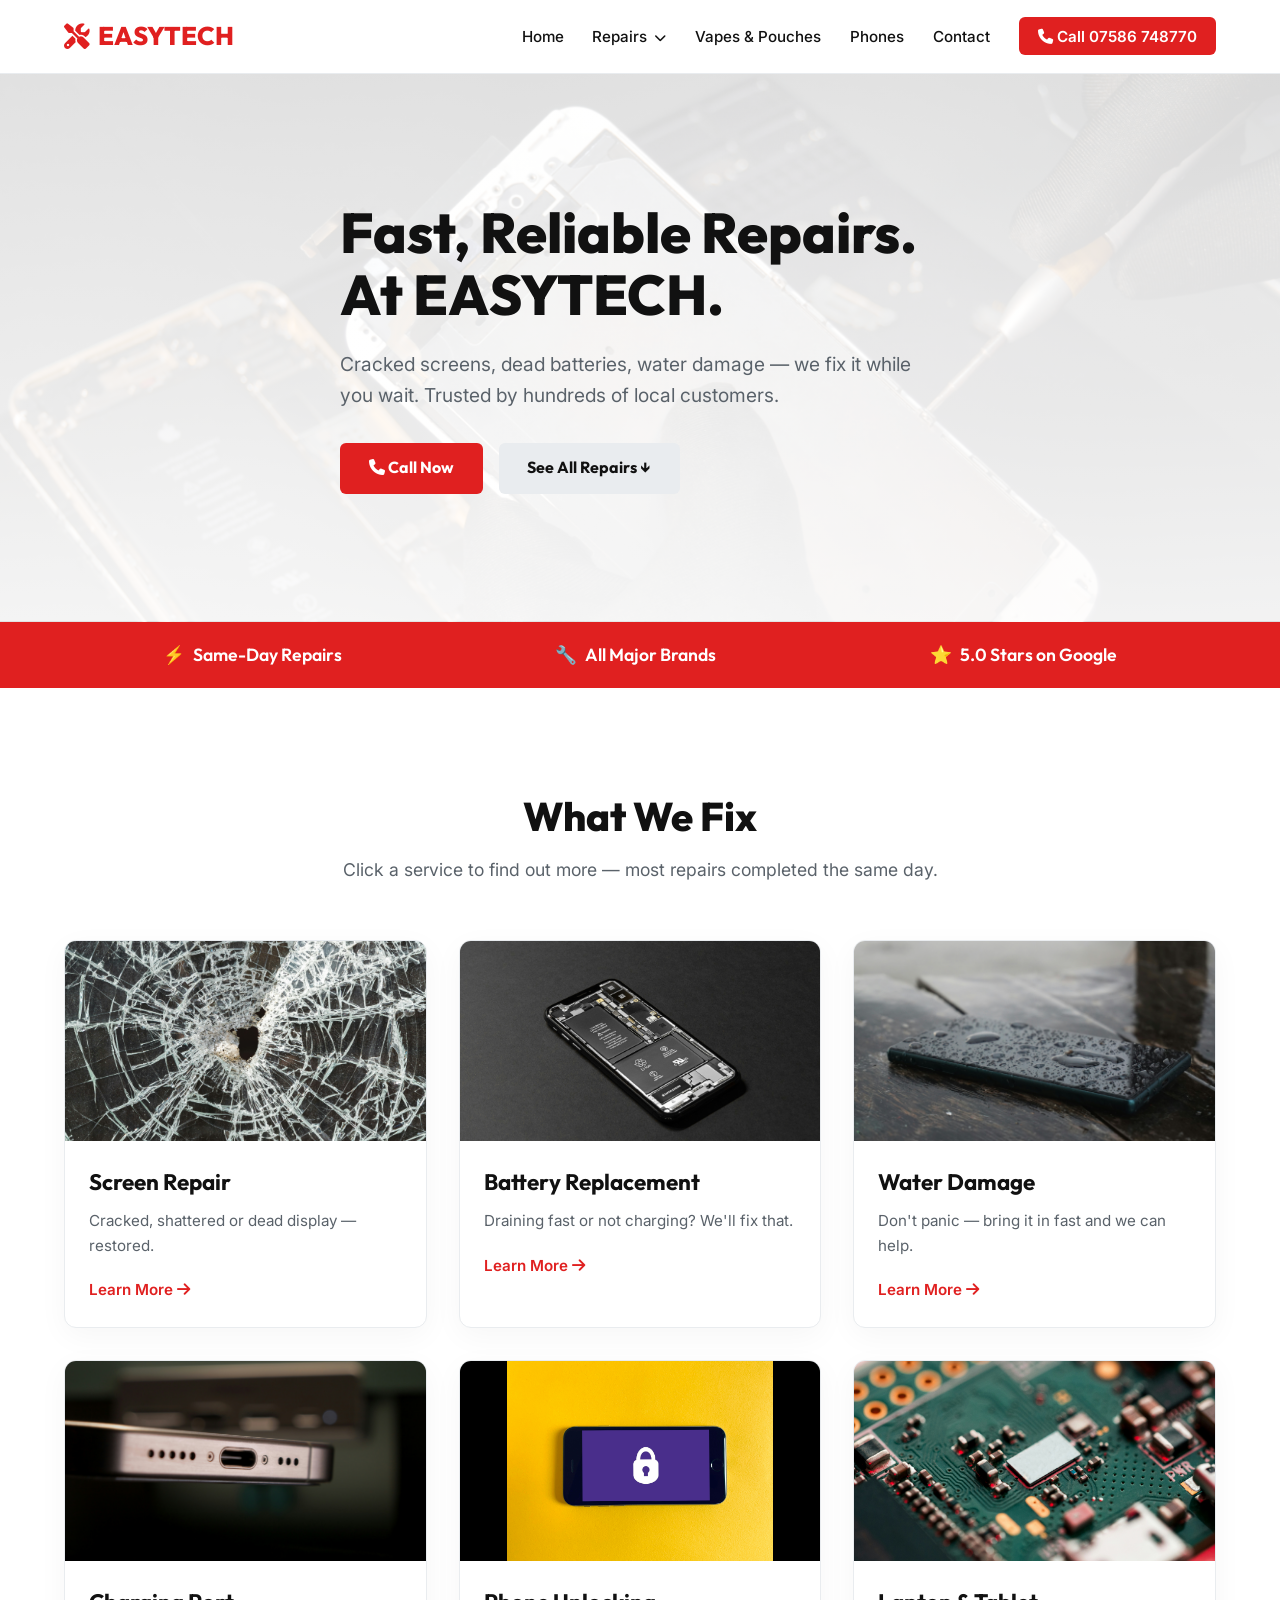
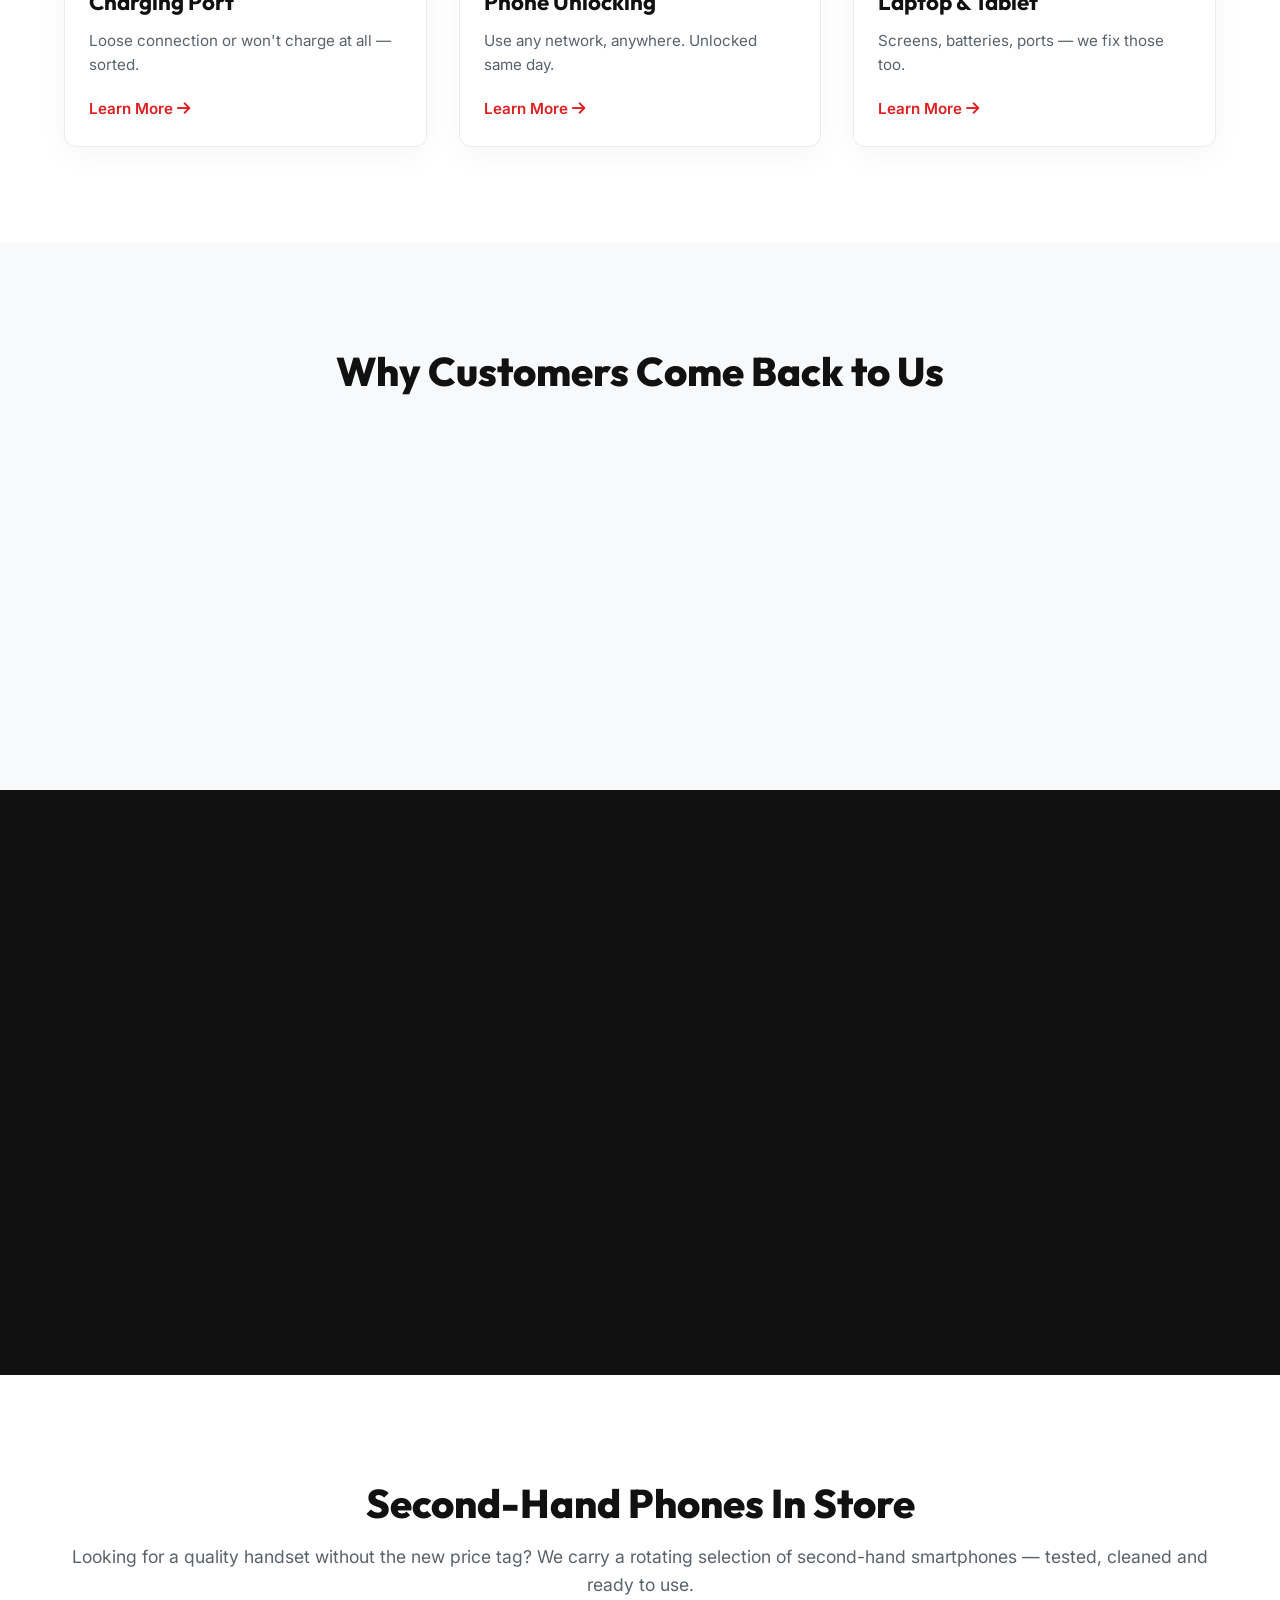
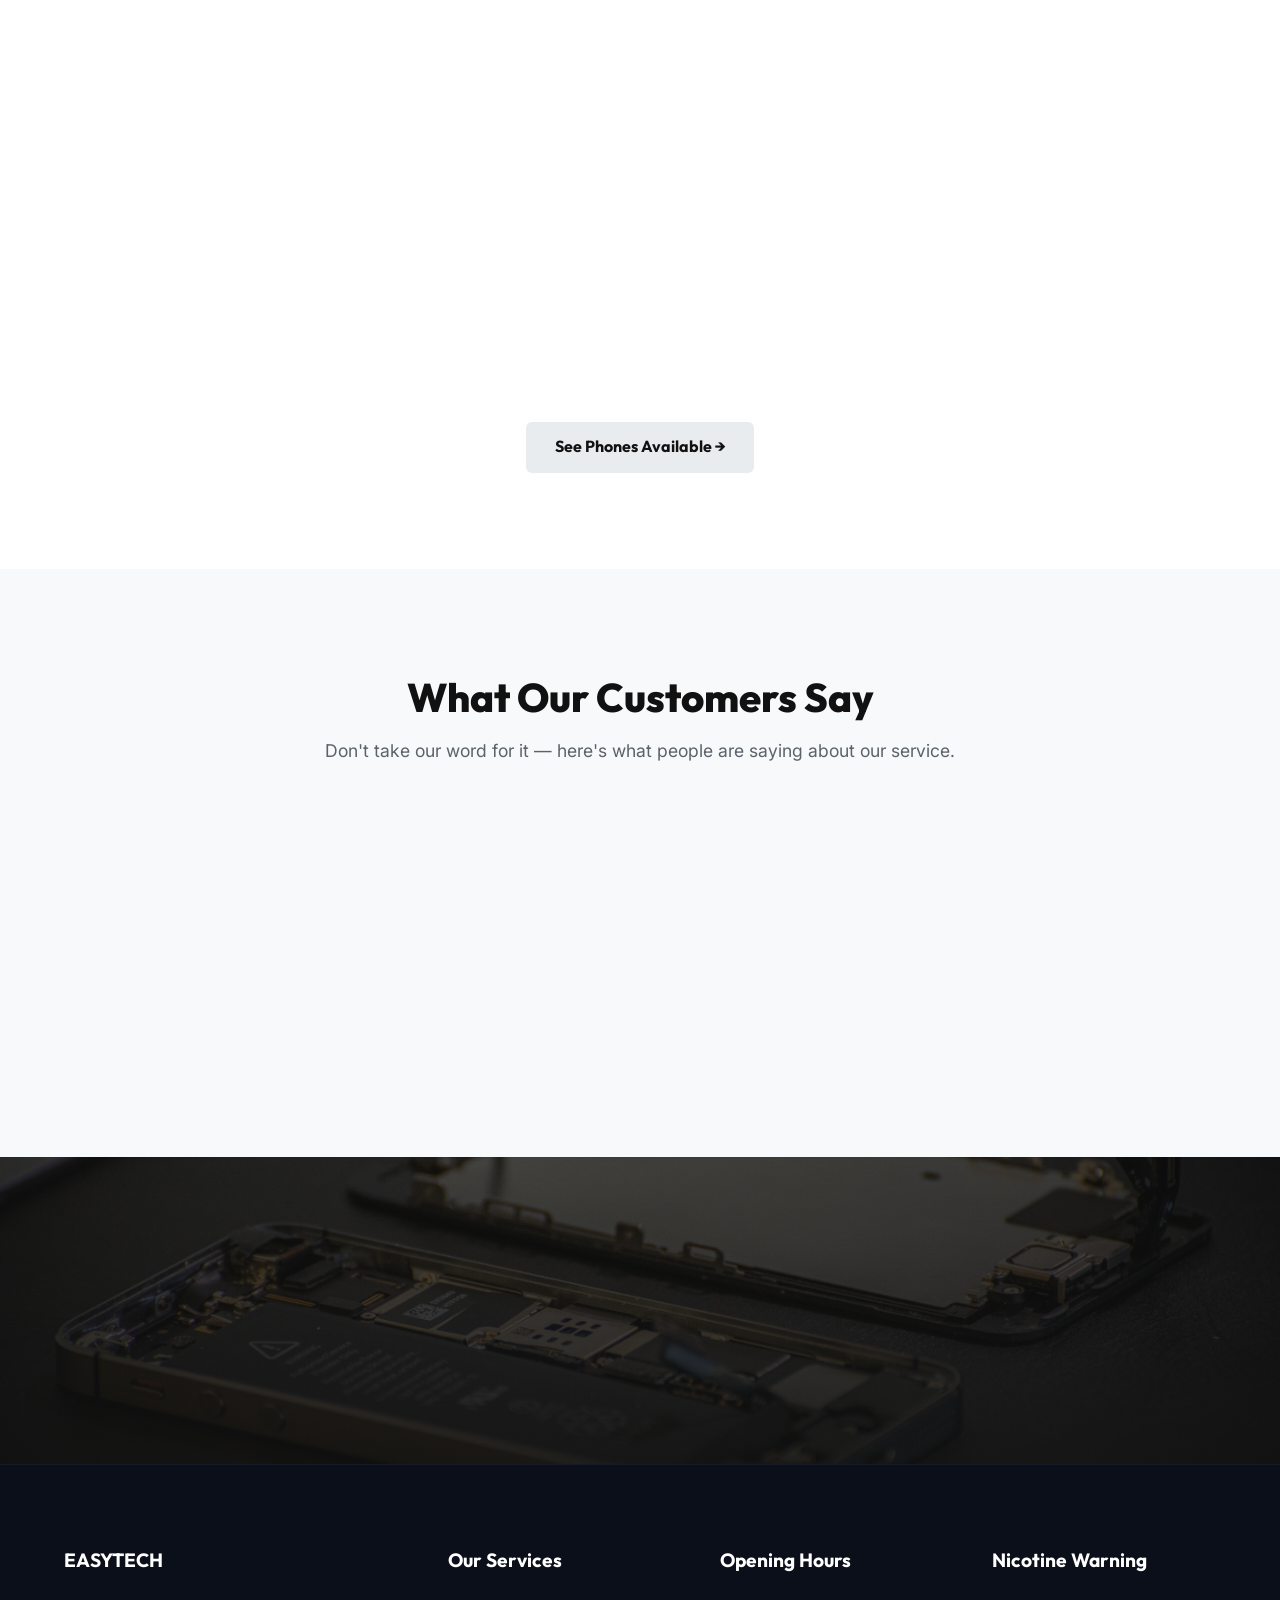
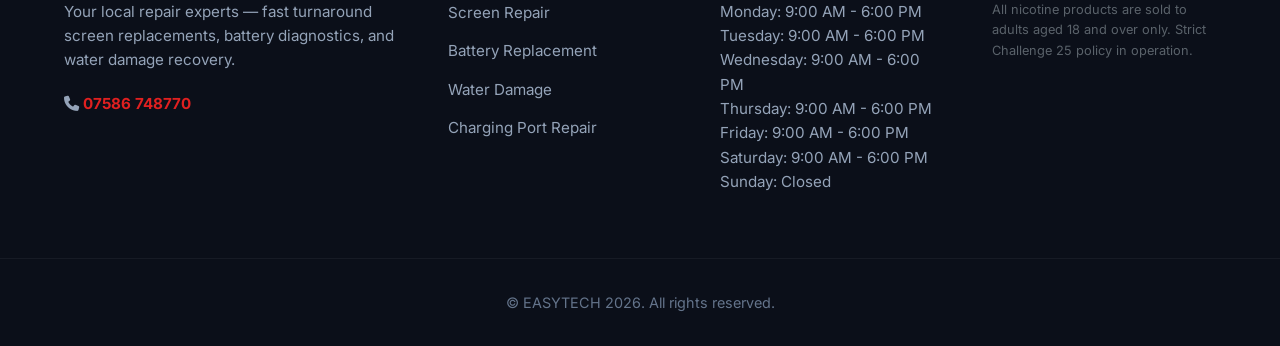
<file: index.html>
<!DOCTYPE html>
<html lang="en">
<head>
    <meta charset="UTF-8">
    <meta name="viewport" content="width=device-width, initial-scale=1.0">
    <title>Home | EASYTECH Tech Repairs Baker St, London</title>
    <meta property="og:title" content="Home | EASYTECH Tech Repairs Baker St, London">
    <meta property="og:description" content="Professional Mobile Phone & Computer Repairs. Same-day service.">
    <meta property="og:image" content="repair-hero.jpg">
    <meta property="og:type" content="website">
    <link rel="stylesheet" href="styles.css">
    <link href="https://fonts.googleapis.com/css2?family=Inter:wght@300;400;500;600;700&family=Outfit:wght@400;500;600;700;800&display=swap" rel="stylesheet">
    <link rel="stylesheet" href="https://cdnjs.cloudflare.com/ajax/libs/font-awesome/6.4.0/css/all.min.css">
</head>
<body>

    <nav class="navbar">
        <div class="container nav-container">
            <a href="index.html" class="logo"><i class="fa-solid fa-screwdriver-wrench"></i> EASYTECH</a>
            <ul class="nav-links" id="navLinks">
                <li><a href="index.html">Home</a></li>
                <li class="dropdown">
                    <a href="#">Repairs <i class="fa-solid fa-chevron-down" style="font-size:0.75rem; margin-left:3px;"></i></a>
                    <ul class="dropdown-menu">
                        <li><a href="screen-repair.html">Screen Repair</a></li>
                        <li><a href="battery-replacement.html">Battery Replacement</a></li>
                        <li><a href="water-damage.html">Water Damage</a></li>
                        <li><a href="charging-port.html">Charging Port Repair</a></li>
                        <li><a href="phone-unlocking.html">Phone Unlocking</a></li>
                        <li><a href="laptop-tablet.html">Laptop & Tablet Repair</a></li>
                    </ul>
                </li>
                <li><a href="vapes-pouches.html">Vapes & Pouches</a></li>
                <li><a href="phones-in-store.html">Phones</a></li>
                <li><a href="contact.html">Contact</a></li>
                <li><a href="tel:07586748770" class="nav-cta"><i class="fa-solid fa-phone"></i> Call 07586 748770</a></li>
            </ul>
            <div class="hamburger" id="hamburger"><i class="fa-solid fa-bars"></i></div>
        </div>
    </nav>

    <section class="hero" style="background-image: linear-gradient(rgba(255,255,255,0.85), rgba(255,255,255,0.95)), url('repair-hero.jpg');">
        <div class="container hero-container-layout">
            <div class="hero-text reveal">
                <h1>Fast, Reliable Repairs.<br>At EASYTECH.</h1>
                <p class="subheadline">Cracked screens, dead batteries, water damage — we fix it while you wait. Trusted by hundreds of local customers.</p>
                <div class="hero-actions">
                    <a href="tel:07586748770" class="btn btn-primary"><i class="fa-solid fa-phone"></i> Call Now</a>
                    <a href="#services" class="btn btn-secondary">See All Repairs ↓</a>
                </div>
            </div>
        </div>
    </section>

    <div class="trust-bar">
        <div class="container trust-grid">
            <div class="trust-item"><span class="trust-icon">⚡</span> Same-Day Repairs</div>
            <div class="trust-item"><span class="trust-icon">🔧</span> All Major Brands</div>
            <div class="trust-item"><span class="trust-icon">⭐</span> 5.0 Stars on Google</div>
        </div>
    </div>

    <section id="services" class="services-section">
        <div class="container">
            <h2 class="section-title">What We Fix</h2>
            <p class="section-subtitle">Click a service to find out more — most repairs completed the same day.</p>
            <div class="services-grid">
                <a href="screen-repair.html" class="service-card reveal">
                    <div class="card-img-container"><img src="cracked-screen.jpg" alt="Screen Repair"></div>
                    <div class="card-body">
                        <h3>Screen Repair</h3>
                        <p>Cracked, shattered or dead display — restored.</p>
                        <span class="card-link">Learn More <i class="fa-solid fa-arrow-right"></i></span>
                    </div>
                </a>
                <a href="battery-replacement.html" class="service-card reveal" style="transition-delay: 0.1s">
                    <div class="card-img-container"><img src="battery-repair.jpg" alt="Battery Replacement"></div>
                    <div class="card-body">
                        <h3>Battery Replacement</h3>
                        <p>Draining fast or not charging? We'll fix that.</p>
                        <span class="card-link">Learn More <i class="fa-solid fa-arrow-right"></i></span>
                    </div>
                </a>
                <a href="water-damage.html" class="service-card reveal" style="transition-delay: 0.2s">
                    <div class="card-img-container"><img src="water-damage.jpg" alt="Water Damage"></div>
                    <div class="card-body">
                        <h3>Water Damage</h3>
                        <p>Don't panic — bring it in fast and we can help.</p>
                        <span class="card-link">Learn More <i class="fa-solid fa-arrow-right"></i></span>
                    </div>
                </a>
                <a href="charging-port.html" class="service-card reveal">
                    <div class="card-img-container"><img src="charging-port.jpg" alt="Charging Port"></div>
                    <div class="card-body">
                        <h3>Charging Port</h3>
                        <p>Loose connection or won't charge at all — sorted.</p>
                        <span class="card-link">Learn More <i class="fa-solid fa-arrow-right"></i></span>
                    </div>
                </a>
                <a href="phone-unlocking.html" class="service-card reveal" style="transition-delay: 0.1s">
                    <div class="card-img-container"><img src="unlock-phone.jpg" alt="Phone Unlocking"></div>
                    <div class="card-body">
                        <h3>Phone Unlocking</h3>
                        <p>Use any network, anywhere. Unlocked same day.</p>
                        <span class="card-link">Learn More <i class="fa-solid fa-arrow-right"></i></span>
                    </div>
                </a>
                <a href="laptop-tablet.html" class="service-card reveal" style="transition-delay: 0.2s">
                    <div class="card-img-container"><img src="circuit-board.jpg" alt="Laptop & Tablet Repair"></div>
                    <div class="card-body">
                        <h3>Laptop & Tablet</h3>
                        <p>Screens, batteries, ports — we fix those too.</p>
                        <span class="card-link">Learn More <i class="fa-solid fa-arrow-right"></i></span>
                    </div>
                </a>
            </div>
        </div>
    </section>

    <section class="why-us bg-light">
        <div class="container">
            <h2 class="section-title">Why Customers Come Back to Us</h2>
            <div class="why-grid">
                <div class="why-card reveal">
                    <div class="why-icon">⚡</div>
                    <h3>Same-Day Service</h3>
                    <p>Most repairs are done within the hour. We know you can't be without your phone.</p>
                </div>
                <div class="why-card reveal" style="transition-delay: 0.1s">
                    <div class="why-icon">🔧</div>
                    <h3>Quality Parts Only</h3>
                    <p>We use premium replacement parts on every repair — no cheap substitutes.</p>
                </div>
                <div class="why-card reveal" style="transition-delay: 0.2s">
                    <div class="why-icon">⭐</div>
                    <h3>No Fix, No Fee</h3>
                    <p>We diagnose for free. If we can't fix it, you don't pay a penny.</p>
                </div>
            </div>
        </div>
    </section>

    <section class="vapes-teaser bg-dark">
        <div class="container vapes-teaser-grid reveal">
            <div class="vapes-teaser-text">
                <span class="badge">In Store Products</span>
                <h2>Vapes & Nicotine Pouches</h2>
                <p>We stock all the major brands — Lost Mary, IVG, Elf, Nordic Spirit, Velo, Pablo, ZYN and more. Smoke-free alternatives and disposable vapes available in store.</p>
                <a href="vapes-pouches.html" class="btn btn-primary">Browse What's In Store →</a>
                <p class="disclaimer">Nicotine products are for adults aged 18 and over only. Challenge 25 policy in operation.</p>
            </div>
            <div class="vapes-teaser-images">
                <img src="Lost Mary reuse.jpg" alt="Lost Mary Vapes" class="rounded">
                <img src="IVG Reuse 1.jpg" alt="IVG Vapes" class="rounded">
            </div>
        </div>
    </section>

    <section class="phones-teaser">
        <div class="container text-center">
            <h2 class="section-title">Second-Hand Phones In Store</h2>
            <p class="section-subtitle">Looking for a quality handset without the new price tag? We carry a rotating selection of second-hand smartphones — tested, cleaned and ready to use.</p>
            <div class="phones-teaser-grid reveal">
                <div class="phone-teaser-card"><img src="Iphone 17 pro max.webp" alt="iPhone 17 Pro Max"><h4>iPhone 17 Pro Max</h4></div>
                <div class="phone-teaser-card"><img src="Samsung s26 ultra.webp" alt="Samsung S26 Ultra"><h4>Samsung S26 Ultra</h4></div>
                <div class="phone-teaser-card"><img src="Google Pixel 10a.webp" alt="Google Pixel 10a"><h4>Google Pixel 10a</h4></div>
            </div>
            <a href="phones-in-store.html" class="btn btn-secondary mt-4">See Phones Available →</a>
        </div>
    </section>

    <section class="reviews bg-light">
        <div class="container">
            <h2 class="section-title">What Our Customers Say</h2>
            <p class="section-subtitle">Don't take our word for it — here's what people are saying about our service.</p>
            <div class="reviews-grid">
                <div class="review-card reveal">
                    <p>"Excellent service! They replaced my cracked iPhone screen in less than 30 minutes. Extremely professional staff and reasonable prices."</p>
                    <div class="reviewer">- Sarah M. <span class="stars">⭐⭐⭐⭐⭐</span></div>
                </div>
                <div class="review-card reveal" style="transition-delay: 0.1s">
                    <p>"I thought my phone was completely dead after dropping it in water, but these guys saved it. Free diagnostic and very honest advice."</p>
                    <div class="reviewer">- David L. <span class="stars">⭐⭐⭐⭐⭐</span></div>
                </div>
                <div class="review-card reveal" style="transition-delay: 0.2s">
                    <p>"Great place for both phone repairs and vape products. Helpful staff and wide variety of products in stock. Highly recommended."</p>
                    <div class="reviewer">- James K. <span class="stars">⭐⭐⭐⭐⭐</span></div>
                </div>
            </div>
        </div>
    </section>

    <section class="final-cta bg-dark text-center" style="background-image: linear-gradient(rgba(17,17,17,0.7), rgba(17,17,17,0.9)), url('technician.jpg'); background-size: cover; background-position: center;">
        <div class="container reveal">
            <h2>Ready to Get Your Device Fixed?</h2>
            <p>Walk in or call ahead — we'll have it sorted before you know it.</p>
            <a href="tel:07586748770" class="btn btn-primary"><i class="fa-solid fa-phone"></i> Call 07586 748770</a>
        </div>
    </section>

    <footer class="footer">
        <div class="container footer-grid">
            <div class="footer-col">
                <h3>EASYTECH</h3>
                <p>Your local repair experts — fast turnaround screen replacements, battery diagnostics, and water damage recovery.</p>
                <p class="phone-display"><i class="fa-solid fa-phone"></i> <a href="tel:07586748770">07586 748770</a></p>
            </div>
            <div class="footer-col">
                <h3>Our Services</h3>
                <ul class="footer-links">
                    <li><a href="screen-repair.html">Screen Repair</a></li>
                    <li><a href="battery-replacement.html">Battery Replacement</a></li>
                    <li><a href="water-damage.html">Water Damage</a></li>
                    <li><a href="charging-port.html">Charging Port Repair</a></li>
                </ul>
            </div>
            <div class="footer-col">
                <h3>Opening Hours</h3>
                <p class="hours-display">Monday: 9:00 AM - 6:00 PM<br>Tuesday: 9:00 AM - 6:00 PM<br>Wednesday: 9:00 AM - 6:00 PM<br>Thursday: 9:00 AM - 6:00 PM<br>Friday: 9:00 AM - 6:00 PM<br>Saturday: 9:00 AM - 6:00 PM<br>Sunday: Closed</p>
            </div>
            <div class="footer-col">
                <h3>Nicotine Warning</h3>
                <p style="font-size: 0.8rem; color: var(--text-muted);">
                    All nicotine products are sold to adults aged 18 and over only. Strict Challenge 25 policy in operation.
                </p>
            </div>
        </div>
        <div class="footer-bottom">
            <div class="container text-center">
                <p>&copy; EASYTECH 2026. All rights reserved.</p>
            </div>
        </div>
    </footer>
    <script src="script.js"></script>
</body>
</html>
</file>
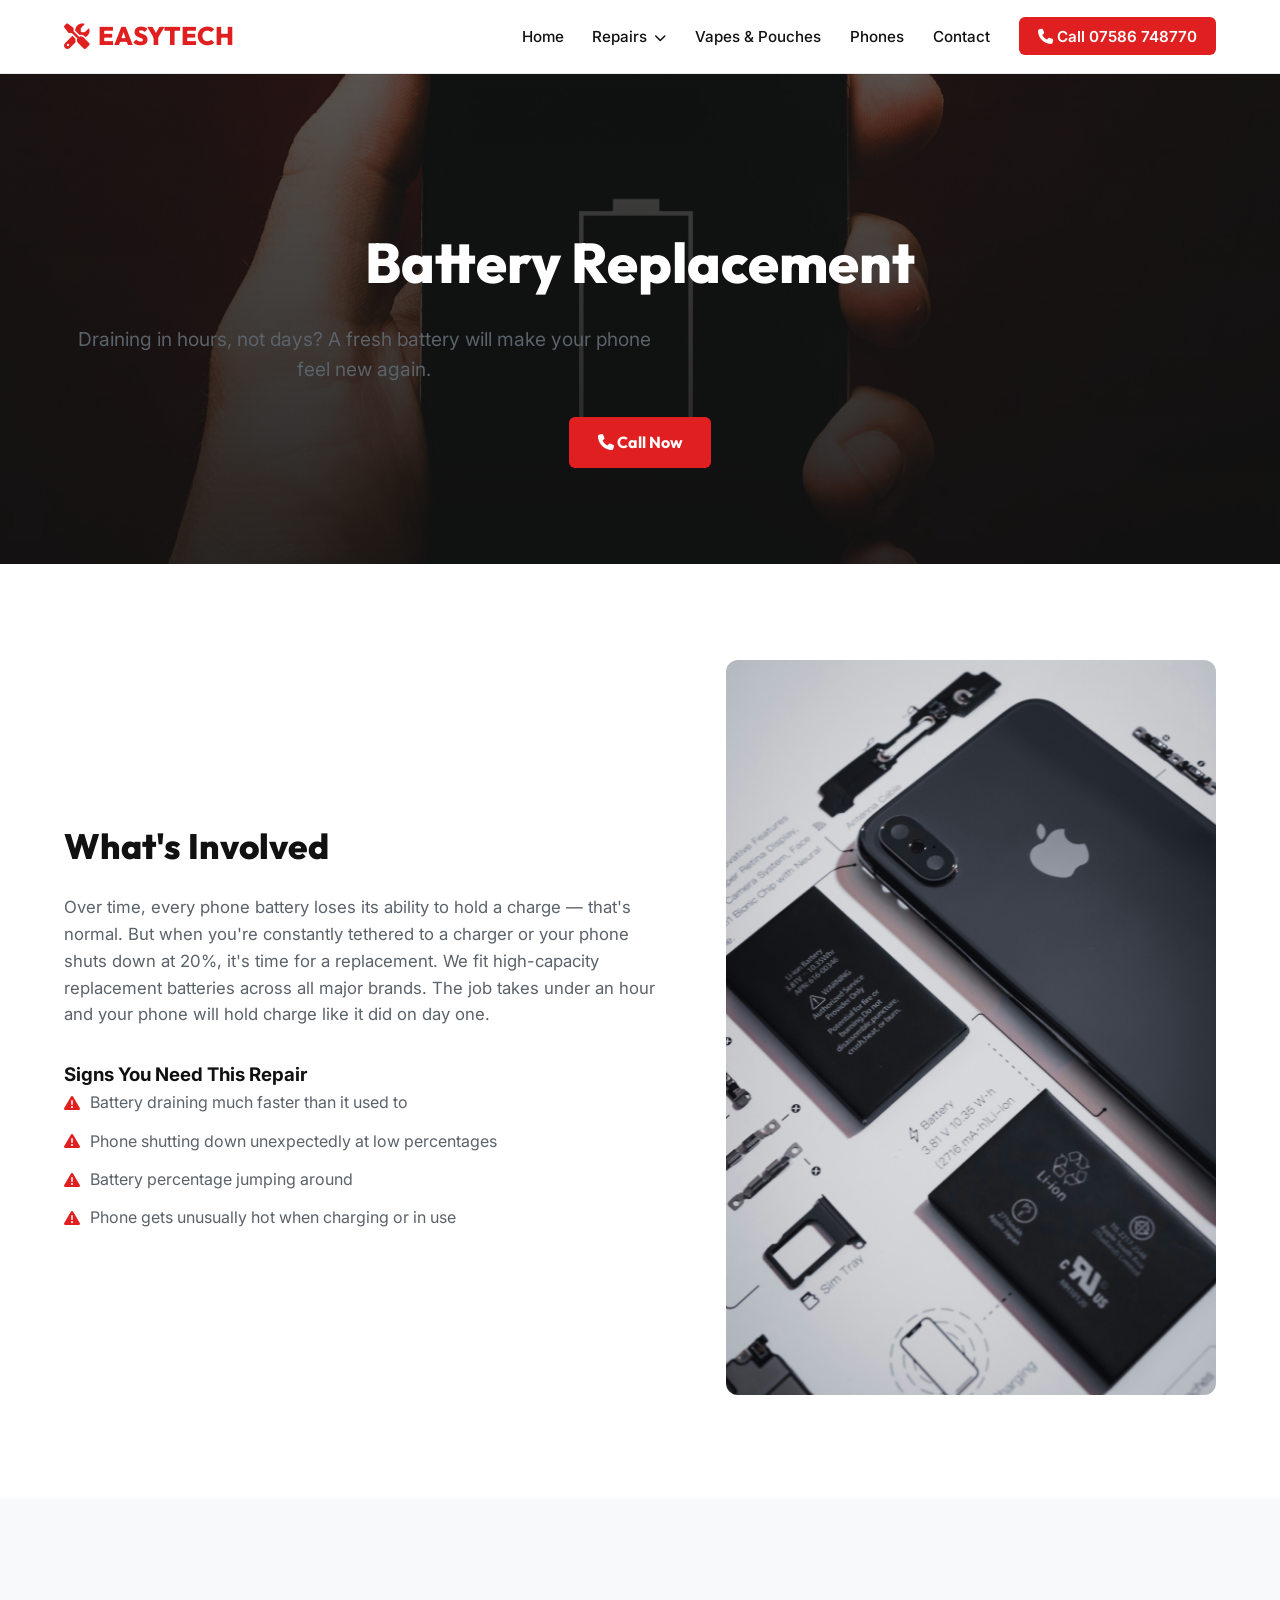
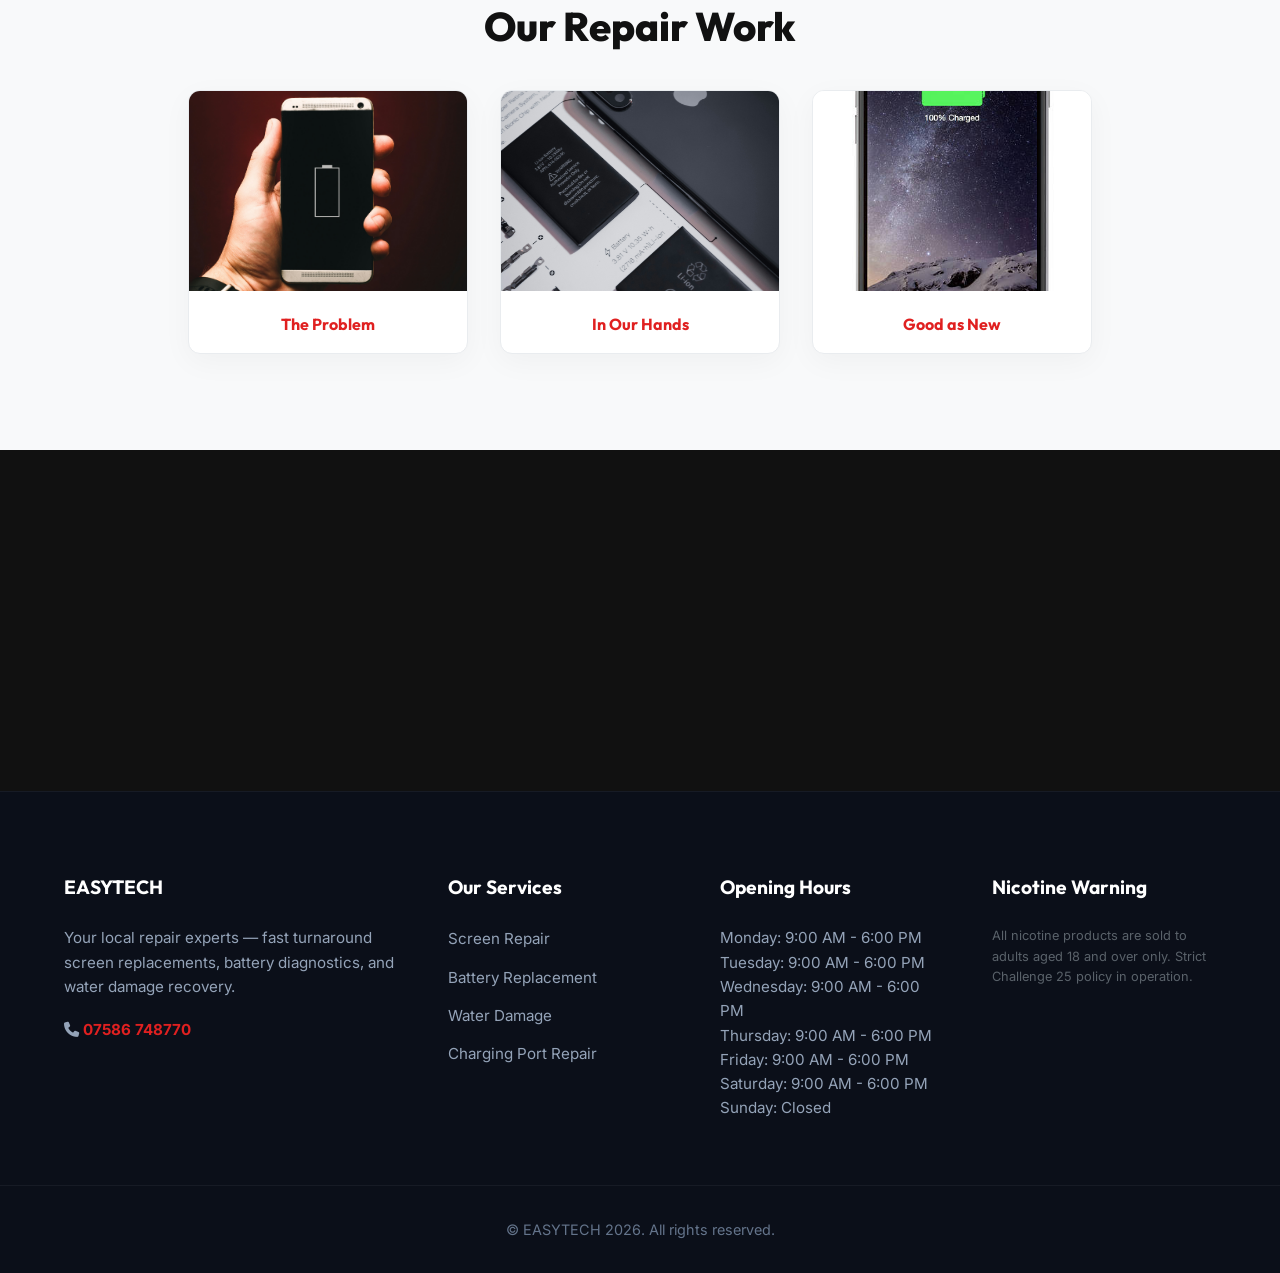
<file: battery-replacement.html>
<!DOCTYPE html>
<html lang="en">
<head>
    <meta charset="UTF-8">
    <meta name="viewport" content="width=device-width, initial-scale=1.0">
    <title>Battery Replacement Repairs | EASYTECH Baker St, London</title>
    <meta property="og:title" content="Battery Replacement Repairs | EASYTECH Baker St, London">
    <meta property="og:description" content="Professional Mobile Phone & Computer Repairs. Same-day service.">
    <meta property="og:image" content="repair-hero.jpg">
    <meta property="og:type" content="website">
    <link rel="stylesheet" href="styles.css">
    <link href="https://fonts.googleapis.com/css2?family=Inter:wght@300;400;500;600;700&family=Outfit:wght@400;500;600;700;800&display=swap" rel="stylesheet">
    <link rel="stylesheet" href="https://cdnjs.cloudflare.com/ajax/libs/font-awesome/6.4.0/css/all.min.css">
</head>
<body>

    <nav class="navbar">
        <div class="container nav-container">
            <a href="index.html" class="logo"><i class="fa-solid fa-screwdriver-wrench"></i> EASYTECH</a>
            <ul class="nav-links" id="navLinks">
                <li><a href="index.html">Home</a></li>
                <li class="dropdown">
                    <a href="#">Repairs <i class="fa-solid fa-chevron-down" style="font-size:0.75rem; margin-left:3px;"></i></a>
                    <ul class="dropdown-menu">
                        <li><a href="screen-repair.html">Screen Repair</a></li>
                        <li><a href="battery-replacement.html">Battery Replacement</a></li>
                        <li><a href="water-damage.html">Water Damage</a></li>
                        <li><a href="charging-port.html">Charging Port Repair</a></li>
                        <li><a href="phone-unlocking.html">Phone Unlocking</a></li>
                        <li><a href="laptop-tablet.html">Laptop & Tablet Repair</a></li>
                    </ul>
                </li>
                <li><a href="vapes-pouches.html">Vapes & Pouches</a></li>
                <li><a href="phones-in-store.html">Phones</a></li>
                <li><a href="contact.html">Contact</a></li>
                <li><a href="tel:07586748770" class="nav-cta"><i class="fa-solid fa-phone"></i> Call 07586 748770</a></li>
            </ul>
            <div class="hamburger" id="hamburger"><i class="fa-solid fa-bars"></i></div>
        </div>
    </nav>

        <section class="service-hero bg-dark text-center" style="background-image: linear-gradient(rgba(17,17,17,0.7), rgba(17,17,17,0.9)), url('Battery Replacment page 1.jpg');">
            <div class="container reveal">
                <h1>Battery Replacement</h1>
                <p class="subheadline">Draining in hours, not days? A fresh battery will make your phone feel new again.</p>
                <a href="tel:07586748770" class="btn btn-primary"><i class="fa-solid fa-phone"></i> Call Now</a>
            </div>
        </section>

        <section class="service-details">
            <div class="container details-grid">
                <div class="details-text reveal">
                    <h2>What's Involved</h2>
                    <p>Over time, every phone battery loses its ability to hold a charge — that's normal. But when you're constantly tethered to a charger or your phone shuts down at 20%, it's time for a replacement. We fit high-capacity replacement batteries across all major brands. The job takes under an hour and your phone will hold charge like it did on day one.</p>
                    <h3 class="mt-4">Signs You Need This Repair</h3>
                    <ul class="symptoms-list">
                        <li><i class='fa-solid fa-triangle-exclamation'></i> Battery draining much faster than it used to</li><li><i class='fa-solid fa-triangle-exclamation'></i> Phone shutting down unexpectedly at low percentages</li><li><i class='fa-solid fa-triangle-exclamation'></i> Battery percentage jumping around</li><li><i class='fa-solid fa-triangle-exclamation'></i> Phone gets unusually hot when charging or in use</li>
                    </ul>
                </div>
                <div class="details-image reveal">
                    <img src="Battery replacment page 2.jpg" alt="Battery Replacement in process" class="rounded">
                </div>
            </div>
        </section>

        <section class="service-gallery bg-light">
            <div class="container">
                <h2 class="section-title">Our Repair Work</h2>
                <div class="gallery-grid">
                    
        <div class="gallery-card"><img src="Battery Replacment page 1.jpg" alt="Before"><span class="label">The Problem</span></div>
        <div class="gallery-card"><img src="Battery replacment page 2.jpg" alt="In Progress"><span class="label">In Our Hands</span></div>
        <div class="gallery-card"><img src="Battery fixed 100 percent.jpg" alt="After"><span class="label">Good as New</span></div>
    
                </div>
            </div>
        </section>

        <section class="cta-banner bg-dark text-center">
            <div class="container reveal">
                <h2>Don't Wait — Get It Fixed Today</h2>
                <p>Most Battery Replacement repairs are completed the same day. Walk in or call ahead to check availability.</p>
                <a href="tel:07586748770" class="btn btn-primary"><i class="fa-solid fa-phone"></i> Call Now</a>
            </div>
        </section>
    
    <footer class="footer">
        <div class="container footer-grid">
            <div class="footer-col">
                <h3>EASYTECH</h3>
                <p>Your local repair experts — fast turnaround screen replacements, battery diagnostics, and water damage recovery.</p>
                <p class="phone-display"><i class="fa-solid fa-phone"></i> <a href="tel:07586748770">07586 748770</a></p>
            </div>
            <div class="footer-col">
                <h3>Our Services</h3>
                <ul class="footer-links">
                    <li><a href="screen-repair.html">Screen Repair</a></li>
                    <li><a href="battery-replacement.html">Battery Replacement</a></li>
                    <li><a href="water-damage.html">Water Damage</a></li>
                    <li><a href="charging-port.html">Charging Port Repair</a></li>
                </ul>
            </div>
            <div class="footer-col">
                <h3>Opening Hours</h3>
                <p class="hours-display">Monday: 9:00 AM - 6:00 PM<br>Tuesday: 9:00 AM - 6:00 PM<br>Wednesday: 9:00 AM - 6:00 PM<br>Thursday: 9:00 AM - 6:00 PM<br>Friday: 9:00 AM - 6:00 PM<br>Saturday: 9:00 AM - 6:00 PM<br>Sunday: Closed</p>
            </div>
            <div class="footer-col">
                <h3>Nicotine Warning</h3>
                <p style="font-size: 0.8rem; color: var(--text-muted);">
                    All nicotine products are sold to adults aged 18 and over only. Strict Challenge 25 policy in operation.
                </p>
            </div>
        </div>
        <div class="footer-bottom">
            <div class="container text-center">
                <p>&copy; EASYTECH 2026. All rights reserved.</p>
            </div>
        </div>
    </footer>
    <script src="script.js"></script>
</body>
</html>
</file>
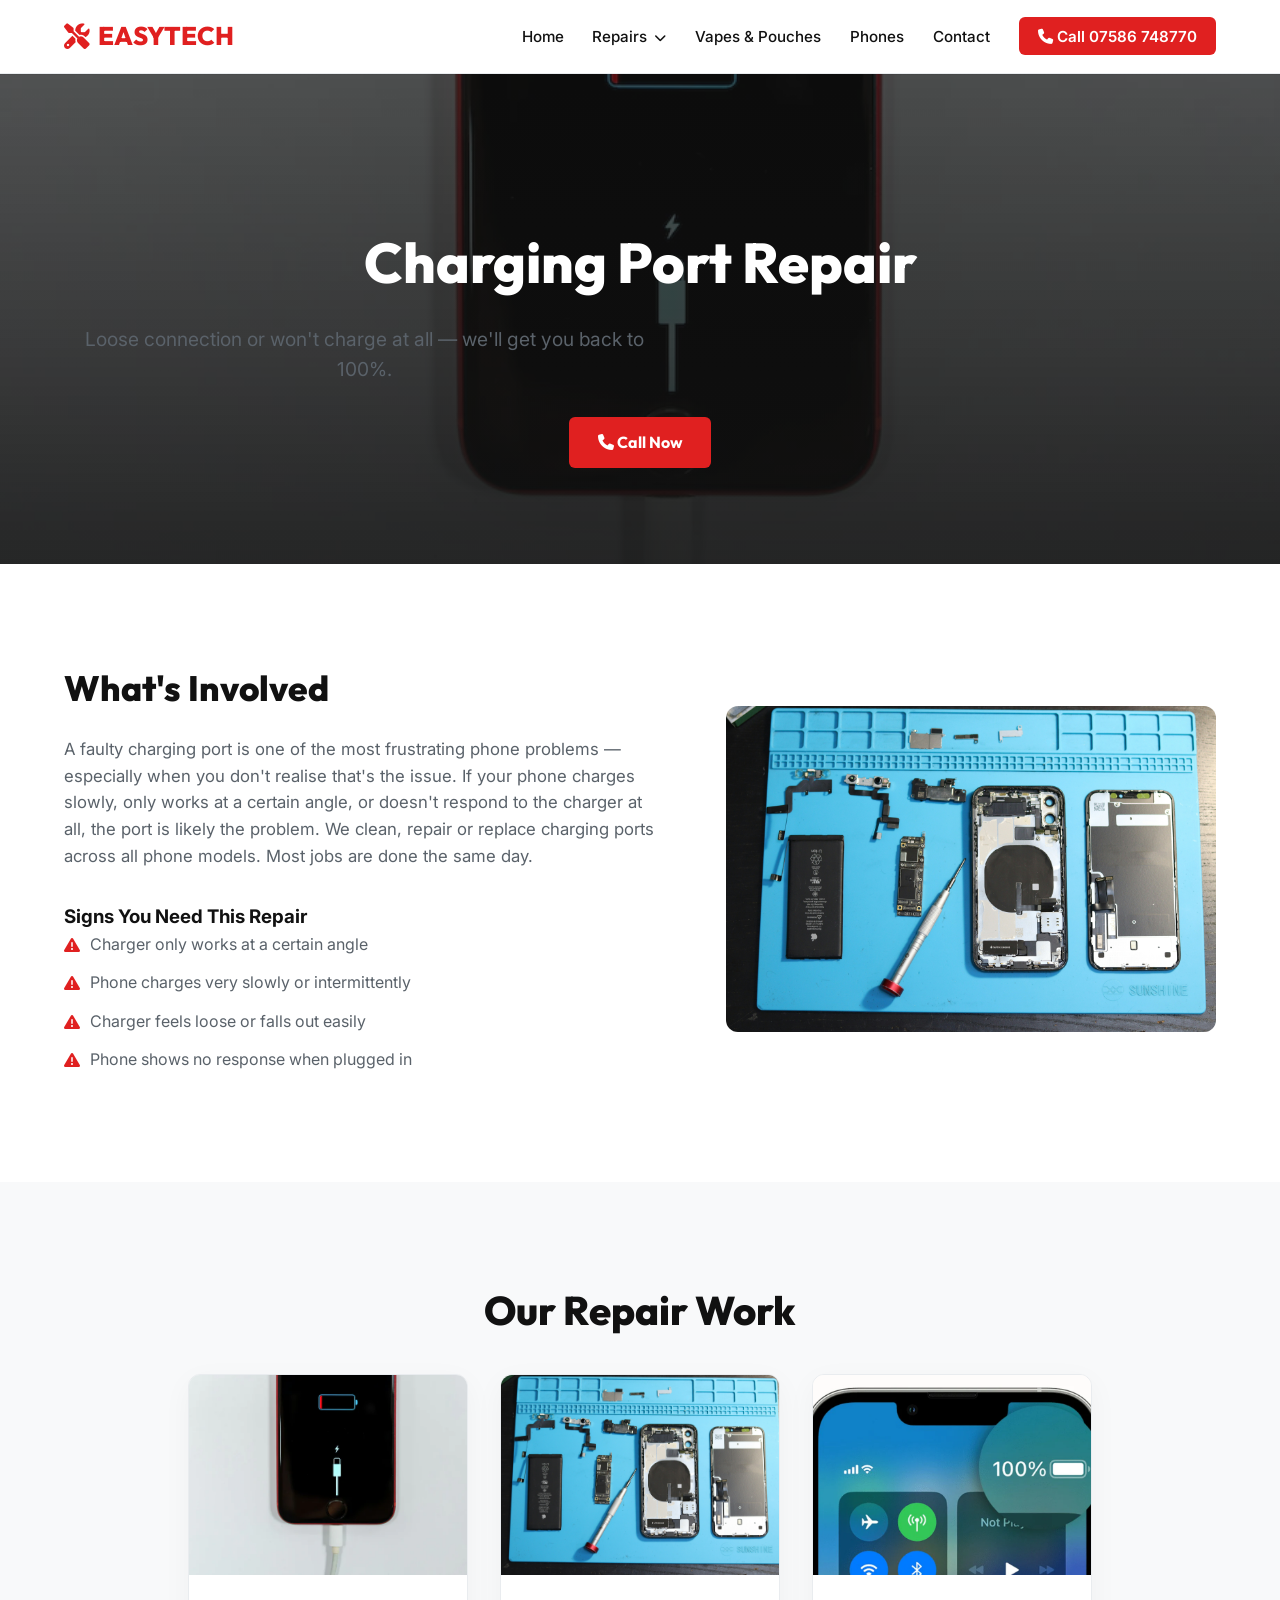
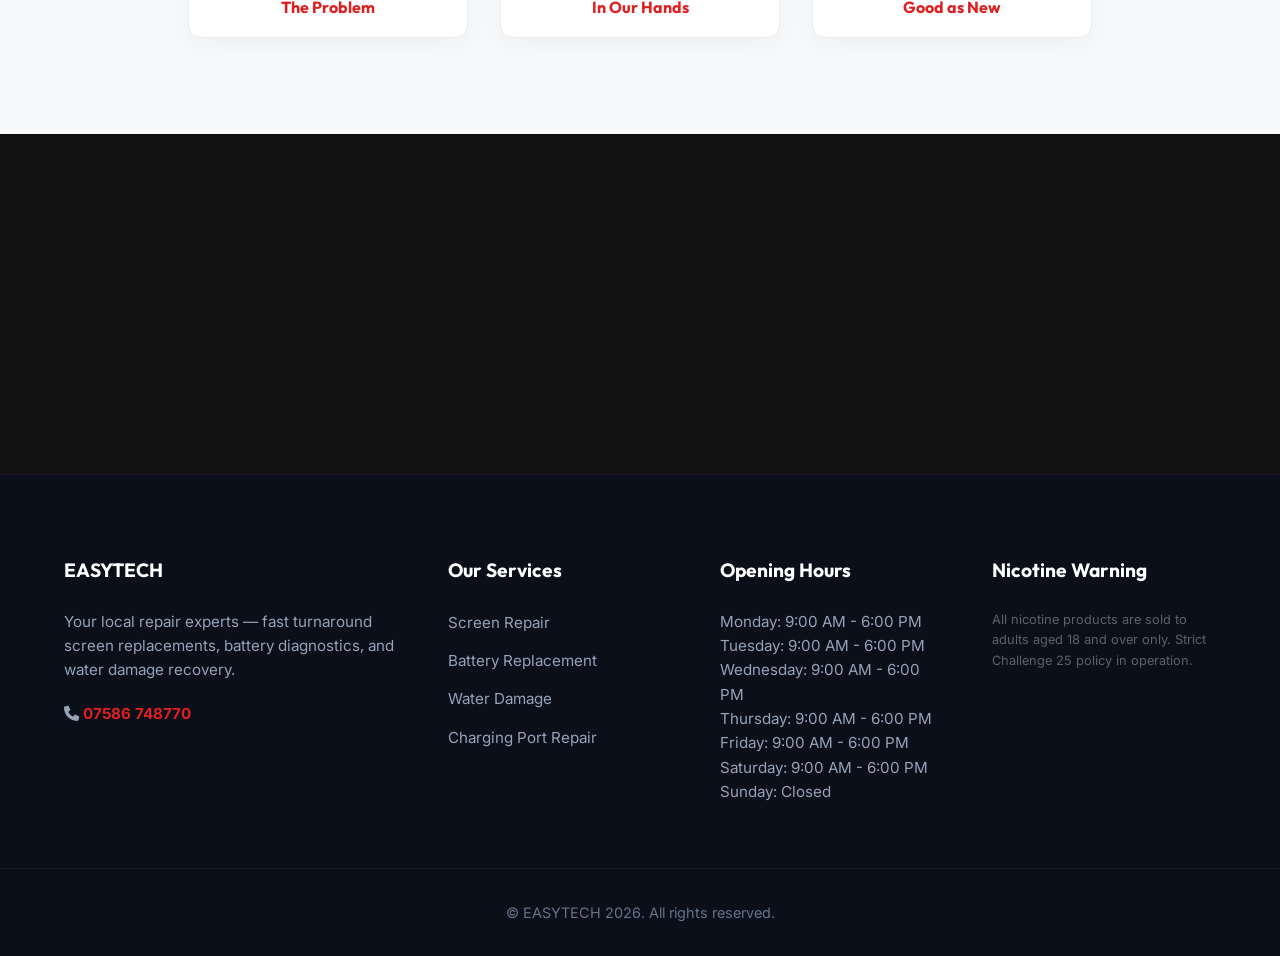
<file: charging-port.html>
<!DOCTYPE html>
<html lang="en">
<head>
    <meta charset="UTF-8">
    <meta name="viewport" content="width=device-width, initial-scale=1.0">
    <title>Charging Port Repair Repairs | EASYTECH Baker St, London</title>
    <meta property="og:title" content="Charging Port Repair Repairs | EASYTECH Baker St, London">
    <meta property="og:description" content="Professional Mobile Phone & Computer Repairs. Same-day service.">
    <meta property="og:image" content="repair-hero.jpg">
    <meta property="og:type" content="website">
    <link rel="stylesheet" href="styles.css">
    <link href="https://fonts.googleapis.com/css2?family=Inter:wght@300;400;500;600;700&family=Outfit:wght@400;500;600;700;800&display=swap" rel="stylesheet">
    <link rel="stylesheet" href="https://cdnjs.cloudflare.com/ajax/libs/font-awesome/6.4.0/css/all.min.css">
</head>
<body>

    <nav class="navbar">
        <div class="container nav-container">
            <a href="index.html" class="logo"><i class="fa-solid fa-screwdriver-wrench"></i> EASYTECH</a>
            <ul class="nav-links" id="navLinks">
                <li><a href="index.html">Home</a></li>
                <li class="dropdown">
                    <a href="#">Repairs <i class="fa-solid fa-chevron-down" style="font-size:0.75rem; margin-left:3px;"></i></a>
                    <ul class="dropdown-menu">
                        <li><a href="screen-repair.html">Screen Repair</a></li>
                        <li><a href="battery-replacement.html">Battery Replacement</a></li>
                        <li><a href="water-damage.html">Water Damage</a></li>
                        <li><a href="charging-port.html">Charging Port Repair</a></li>
                        <li><a href="phone-unlocking.html">Phone Unlocking</a></li>
                        <li><a href="laptop-tablet.html">Laptop & Tablet Repair</a></li>
                    </ul>
                </li>
                <li><a href="vapes-pouches.html">Vapes & Pouches</a></li>
                <li><a href="phones-in-store.html">Phones</a></li>
                <li><a href="contact.html">Contact</a></li>
                <li><a href="tel:07586748770" class="nav-cta"><i class="fa-solid fa-phone"></i> Call 07586 748770</a></li>
            </ul>
            <div class="hamburger" id="hamburger"><i class="fa-solid fa-bars"></i></div>
        </div>
    </nav>

        <section class="service-hero bg-dark text-center" style="background-image: linear-gradient(rgba(17,17,17,0.7), rgba(17,17,17,0.9)), url('Charger port broken image 1.webp');">
            <div class="container reveal">
                <h1>Charging Port Repair</h1>
                <p class="subheadline">Loose connection or won't charge at all — we'll get you back to 100%.</p>
                <a href="tel:07586748770" class="btn btn-primary"><i class="fa-solid fa-phone"></i> Call Now</a>
            </div>
        </section>

        <section class="service-details">
            <div class="container details-grid">
                <div class="details-text reveal">
                    <h2>What's Involved</h2>
                    <p>A faulty charging port is one of the most frustrating phone problems — especially when you don't realise that's the issue. If your phone charges slowly, only works at a certain angle, or doesn't respond to the charger at all, the port is likely the problem. We clean, repair or replace charging ports across all phone models. Most jobs are done the same day.</p>
                    <h3 class="mt-4">Signs You Need This Repair</h3>
                    <ul class="symptoms-list">
                        <li><i class='fa-solid fa-triangle-exclamation'></i> Charger only works at a certain angle</li><li><i class='fa-solid fa-triangle-exclamation'></i> Phone charges very slowly or intermittently</li><li><i class='fa-solid fa-triangle-exclamation'></i> Charger feels loose or falls out easily</li><li><i class='fa-solid fa-triangle-exclamation'></i> Phone shows no response when plugged in</li>
                    </ul>
                </div>
                <div class="details-image reveal">
                    <img src="Charger port being fixed.jpg" alt="Charging Port Repair in process" class="rounded">
                </div>
            </div>
        </section>

        <section class="service-gallery bg-light">
            <div class="container">
                <h2 class="section-title">Our Repair Work</h2>
                <div class="gallery-grid">
                    
        <div class="gallery-card"><img src="Charger port broken image 1.webp" alt="Before"><span class="label">The Problem</span></div>
        <div class="gallery-card"><img src="Charger port being fixed.jpg" alt="In Progress"><span class="label">In Our Hands</span></div>
        <div class="gallery-card"><img src="Charger port fixed.webp" alt="After"><span class="label">Good as New</span></div>
    
                </div>
            </div>
        </section>

        <section class="cta-banner bg-dark text-center">
            <div class="container reveal">
                <h2>Don't Wait — Get It Fixed Today</h2>
                <p>Most Charging Port Repair repairs are completed the same day. Walk in or call ahead to check availability.</p>
                <a href="tel:07586748770" class="btn btn-primary"><i class="fa-solid fa-phone"></i> Call Now</a>
            </div>
        </section>
    
    <footer class="footer">
        <div class="container footer-grid">
            <div class="footer-col">
                <h3>EASYTECH</h3>
                <p>Your local repair experts — fast turnaround screen replacements, battery diagnostics, and water damage recovery.</p>
                <p class="phone-display"><i class="fa-solid fa-phone"></i> <a href="tel:07586748770">07586 748770</a></p>
            </div>
            <div class="footer-col">
                <h3>Our Services</h3>
                <ul class="footer-links">
                    <li><a href="screen-repair.html">Screen Repair</a></li>
                    <li><a href="battery-replacement.html">Battery Replacement</a></li>
                    <li><a href="water-damage.html">Water Damage</a></li>
                    <li><a href="charging-port.html">Charging Port Repair</a></li>
                </ul>
            </div>
            <div class="footer-col">
                <h3>Opening Hours</h3>
                <p class="hours-display">Monday: 9:00 AM - 6:00 PM<br>Tuesday: 9:00 AM - 6:00 PM<br>Wednesday: 9:00 AM - 6:00 PM<br>Thursday: 9:00 AM - 6:00 PM<br>Friday: 9:00 AM - 6:00 PM<br>Saturday: 9:00 AM - 6:00 PM<br>Sunday: Closed</p>
            </div>
            <div class="footer-col">
                <h3>Nicotine Warning</h3>
                <p style="font-size: 0.8rem; color: var(--text-muted);">
                    All nicotine products are sold to adults aged 18 and over only. Strict Challenge 25 policy in operation.
                </p>
            </div>
        </div>
        <div class="footer-bottom">
            <div class="container text-center">
                <p>&copy; EASYTECH 2026. All rights reserved.</p>
            </div>
        </div>
    </footer>
    <script src="script.js"></script>
</body>
</html>
</file>
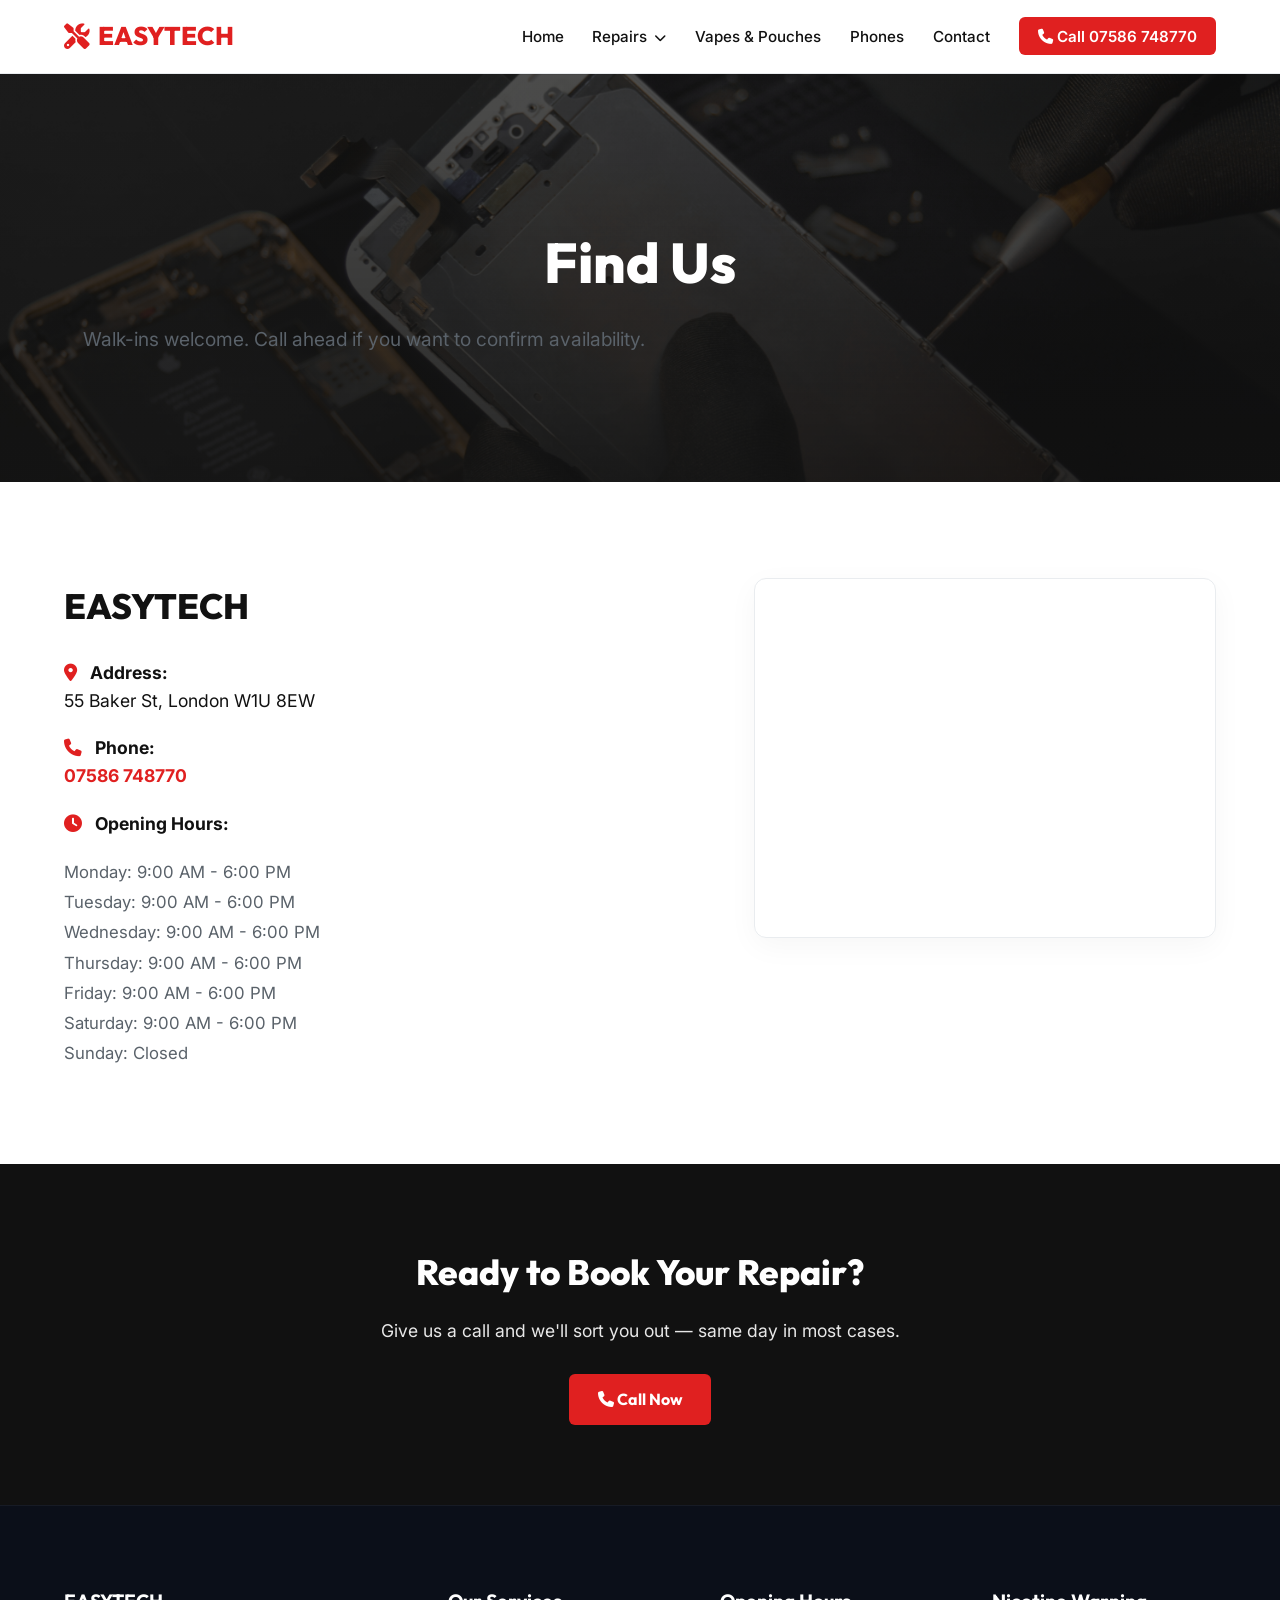
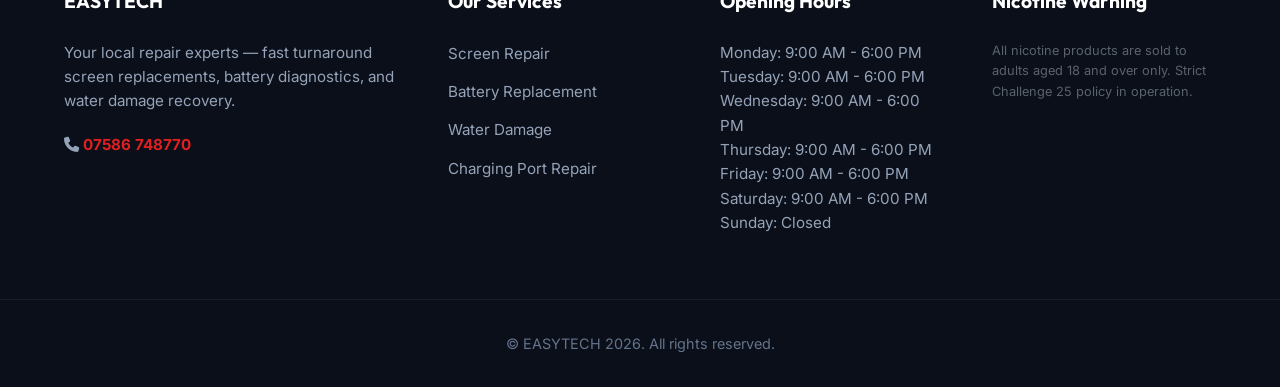
<file: contact.html>
<!DOCTYPE html>
<html lang="en">
<head>
    <meta charset="UTF-8">
    <meta name="viewport" content="width=device-width, initial-scale=1.0">
    <title>Contact Us | EASYTECH Baker St, London</title>
    <meta property="og:title" content="Contact Us | EASYTECH Baker St, London">
    <meta property="og:description" content="Professional Mobile Phone & Computer Repairs. Same-day service.">
    <meta property="og:image" content="repair-hero.jpg">
    <meta property="og:type" content="website">
    <link rel="stylesheet" href="styles.css">
    <link href="https://fonts.googleapis.com/css2?family=Inter:wght@300;400;500;600;700&family=Outfit:wght@400;500;600;700;800&display=swap" rel="stylesheet">
    <link rel="stylesheet" href="https://cdnjs.cloudflare.com/ajax/libs/font-awesome/6.4.0/css/all.min.css">
</head>
<body>

    <nav class="navbar">
        <div class="container nav-container">
            <a href="index.html" class="logo"><i class="fa-solid fa-screwdriver-wrench"></i> EASYTECH</a>
            <ul class="nav-links" id="navLinks">
                <li><a href="index.html">Home</a></li>
                <li class="dropdown">
                    <a href="#">Repairs <i class="fa-solid fa-chevron-down" style="font-size:0.75rem; margin-left:3px;"></i></a>
                    <ul class="dropdown-menu">
                        <li><a href="screen-repair.html">Screen Repair</a></li>
                        <li><a href="battery-replacement.html">Battery Replacement</a></li>
                        <li><a href="water-damage.html">Water Damage</a></li>
                        <li><a href="charging-port.html">Charging Port Repair</a></li>
                        <li><a href="phone-unlocking.html">Phone Unlocking</a></li>
                        <li><a href="laptop-tablet.html">Laptop & Tablet Repair</a></li>
                    </ul>
                </li>
                <li><a href="vapes-pouches.html">Vapes & Pouches</a></li>
                <li><a href="phones-in-store.html">Phones</a></li>
                <li><a href="contact.html">Contact</a></li>
                <li><a href="tel:07586748770" class="nav-cta"><i class="fa-solid fa-phone"></i> Call 07586 748770</a></li>
            </ul>
            <div class="hamburger" id="hamburger"><i class="fa-solid fa-bars"></i></div>
        </div>
    </nav>

    <section class="service-hero bg-dark text-center" style="background-image: linear-gradient(rgba(17,17,17,0.75), rgba(17,17,17,0.9)), url('repair-hero.jpg'); background-size: cover; background-position: center; min-height: 40vh;">
        <div class="container reveal">
            <h1>Find Us</h1>
            <p class="subheadline">Walk-ins welcome. Call ahead if you want to confirm availability.</p>
        </div>
    </section>

    <section class="contact-details">
        <div class="container contact-grid">
            <div class="contact-info reveal">
                <h2>EASYTECH</h2>
                <p class="contact-item"><i class="fa-solid fa-location-dot" style="color: var(--primary); margin-right: 8px;"></i> <strong>Address:</strong><br>55 Baker St, London W1U 8EW</p>
                <p class="contact-item"><i class="fa-solid fa-phone" style="color: var(--primary); margin-right: 8px;"></i> <strong>Phone:</strong><br><a href="tel:07586748770">07586 748770</a></p>
                <p class="contact-item"><i class="fa-solid fa-clock" style="color: var(--primary); margin-right: 8px;"></i> <strong>Opening Hours:</strong></p>
                <p class="hours-list">Monday: 9:00 AM - 6:00 PM<br>Tuesday: 9:00 AM - 6:00 PM<br>Wednesday: 9:00 AM - 6:00 PM<br>Thursday: 9:00 AM - 6:00 PM<br>Friday: 9:00 AM - 6:00 PM<br>Saturday: 9:00 AM - 6:00 PM<br>Sunday: Closed</p>
            </div>
            <div class="contact-map reveal">
                <div class="map-placeholder">
                    <iframe src="https://maps.google.com/maps?q=55%20Baker%20St,%20London%20W1U%208EW&t=&z=15&ie=UTF8&iwloc=&output=embed" width="100%" height="350" style="border:0; border-radius: 12px;" allowfullscreen="" loading="lazy"></iframe>
                </div>
            </div>
        </div>
    </section>

    <section class="cta-banner bg-dark text-center">
        <div class="container reveal">
            <h2>Ready to Book Your Repair?</h2>
            <p>Give us a call and we'll sort you out — same day in most cases.</p>
            <a href="tel:07586748770" class="btn btn-primary"><i class="fa-solid fa-phone"></i> Call Now</a>
        </div>
    </section>

    <footer class="footer">
        <div class="container footer-grid">
            <div class="footer-col">
                <h3>EASYTECH</h3>
                <p>Your local repair experts — fast turnaround screen replacements, battery diagnostics, and water damage recovery.</p>
                <p class="phone-display"><i class="fa-solid fa-phone"></i> <a href="tel:07586748770">07586 748770</a></p>
            </div>
            <div class="footer-col">
                <h3>Our Services</h3>
                <ul class="footer-links">
                    <li><a href="screen-repair.html">Screen Repair</a></li>
                    <li><a href="battery-replacement.html">Battery Replacement</a></li>
                    <li><a href="water-damage.html">Water Damage</a></li>
                    <li><a href="charging-port.html">Charging Port Repair</a></li>
                </ul>
            </div>
            <div class="footer-col">
                <h3>Opening Hours</h3>
                <p class="hours-display">Monday: 9:00 AM - 6:00 PM<br>Tuesday: 9:00 AM - 6:00 PM<br>Wednesday: 9:00 AM - 6:00 PM<br>Thursday: 9:00 AM - 6:00 PM<br>Friday: 9:00 AM - 6:00 PM<br>Saturday: 9:00 AM - 6:00 PM<br>Sunday: Closed</p>
            </div>
            <div class="footer-col">
                <h3>Nicotine Warning</h3>
                <p style="font-size: 0.8rem; color: var(--text-muted);">
                    All nicotine products are sold to adults aged 18 and over only. Strict Challenge 25 policy in operation.
                </p>
            </div>
        </div>
        <div class="footer-bottom">
            <div class="container text-center">
                <p>&copy; EASYTECH 2026. All rights reserved.</p>
            </div>
        </div>
    </footer>
    <script src="script.js"></script>
</body>
</html>
</file>
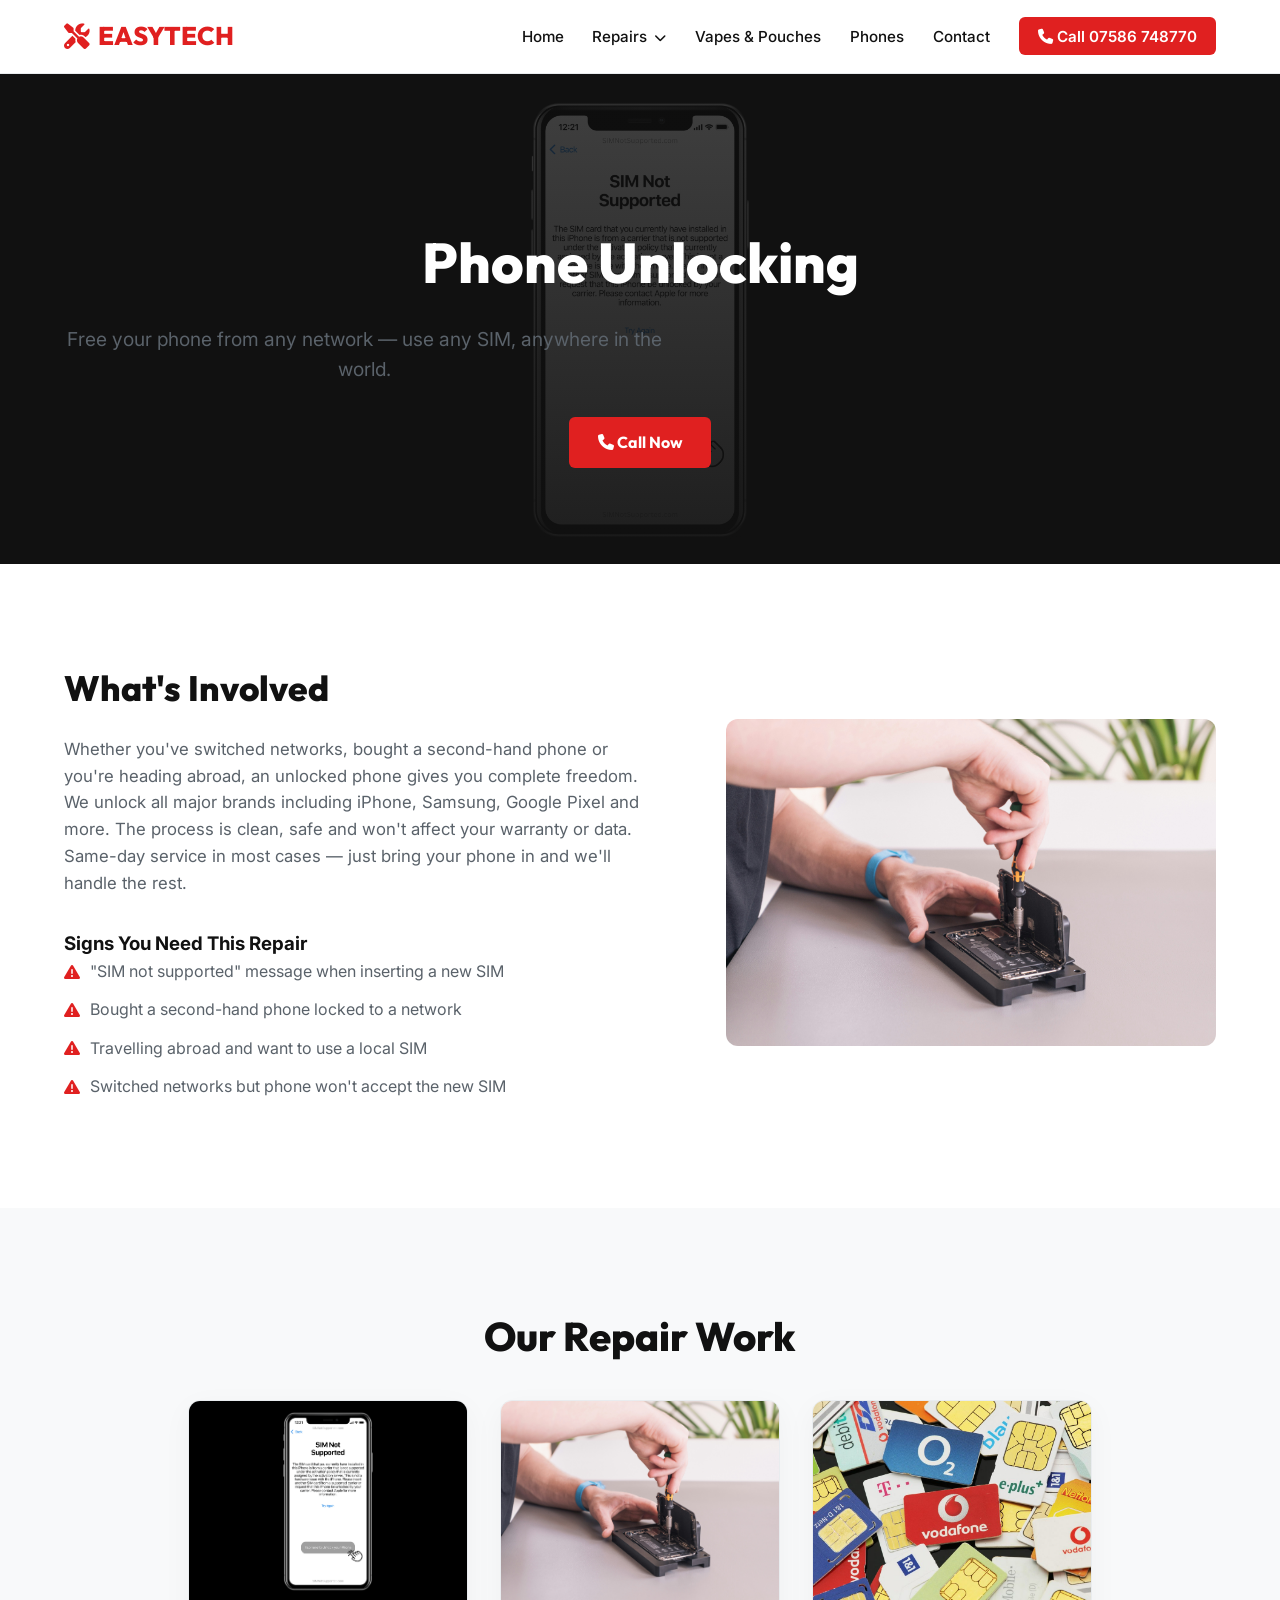
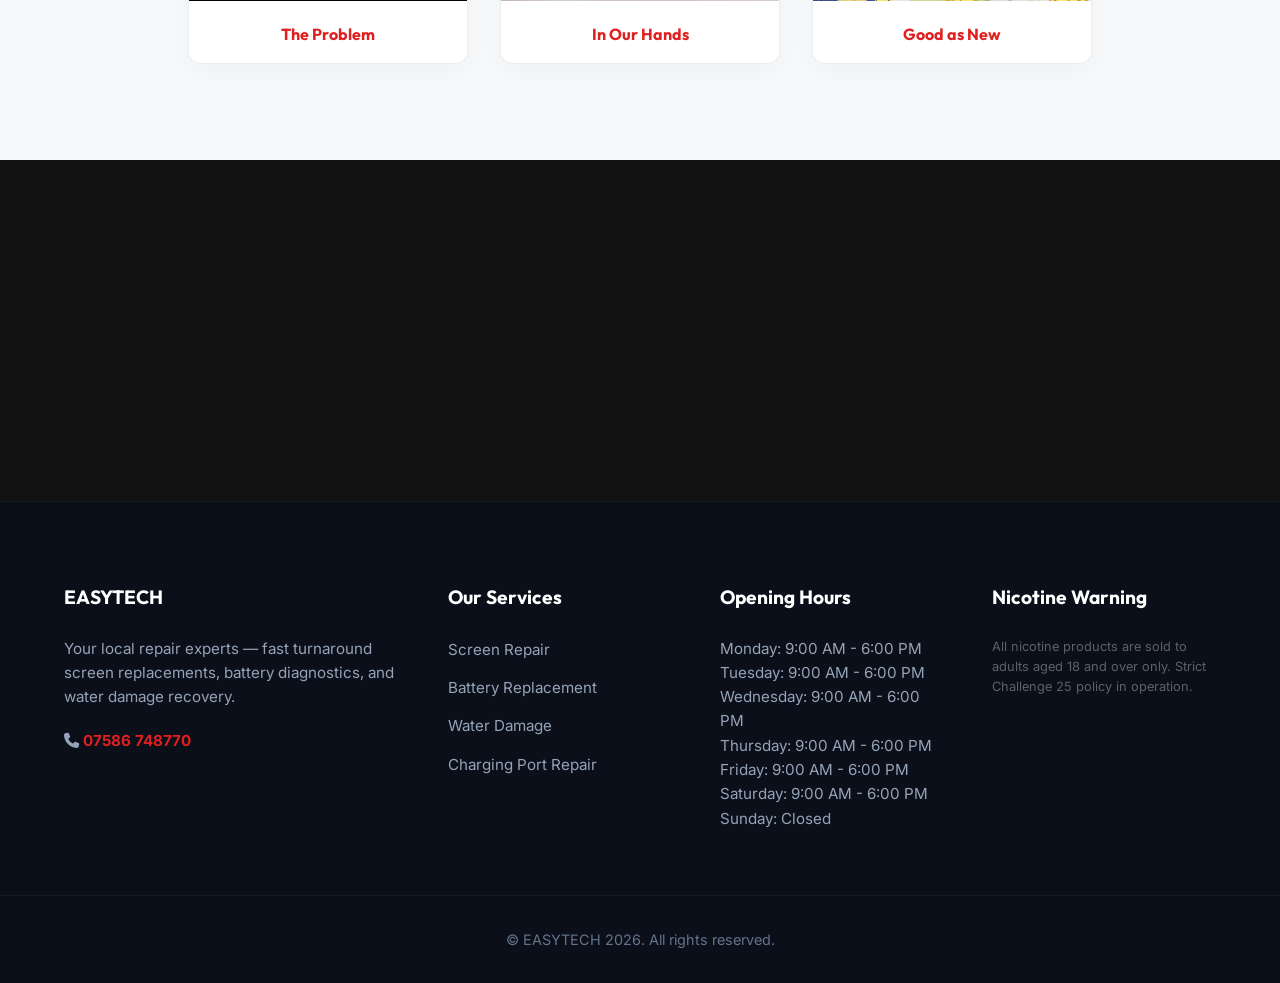
<file: phone-unlocking.html>
<!DOCTYPE html>
<html lang="en">
<head>
    <meta charset="UTF-8">
    <meta name="viewport" content="width=device-width, initial-scale=1.0">
    <title>Phone Unlocking Repairs | EASYTECH Baker St, London</title>
    <meta property="og:title" content="Phone Unlocking Repairs | EASYTECH Baker St, London">
    <meta property="og:description" content="Professional Mobile Phone & Computer Repairs. Same-day service.">
    <meta property="og:image" content="repair-hero.jpg">
    <meta property="og:type" content="website">
    <link rel="stylesheet" href="styles.css">
    <link href="https://fonts.googleapis.com/css2?family=Inter:wght@300;400;500;600;700&family=Outfit:wght@400;500;600;700;800&display=swap" rel="stylesheet">
    <link rel="stylesheet" href="https://cdnjs.cloudflare.com/ajax/libs/font-awesome/6.4.0/css/all.min.css">
</head>
<body>

    <nav class="navbar">
        <div class="container nav-container">
            <a href="index.html" class="logo"><i class="fa-solid fa-screwdriver-wrench"></i> EASYTECH</a>
            <ul class="nav-links" id="navLinks">
                <li><a href="index.html">Home</a></li>
                <li class="dropdown">
                    <a href="#">Repairs <i class="fa-solid fa-chevron-down" style="font-size:0.75rem; margin-left:3px;"></i></a>
                    <ul class="dropdown-menu">
                        <li><a href="screen-repair.html">Screen Repair</a></li>
                        <li><a href="battery-replacement.html">Battery Replacement</a></li>
                        <li><a href="water-damage.html">Water Damage</a></li>
                        <li><a href="charging-port.html">Charging Port Repair</a></li>
                        <li><a href="phone-unlocking.html">Phone Unlocking</a></li>
                        <li><a href="laptop-tablet.html">Laptop & Tablet Repair</a></li>
                    </ul>
                </li>
                <li><a href="vapes-pouches.html">Vapes & Pouches</a></li>
                <li><a href="phones-in-store.html">Phones</a></li>
                <li><a href="contact.html">Contact</a></li>
                <li><a href="tel:07586748770" class="nav-cta"><i class="fa-solid fa-phone"></i> Call 07586 748770</a></li>
            </ul>
            <div class="hamburger" id="hamburger"><i class="fa-solid fa-bars"></i></div>
        </div>
    </nav>

        <section class="service-hero bg-dark text-center" style="background-image: linear-gradient(rgba(17,17,17,0.8), rgba(17,17,17,0.95)), url('Phone sim not supported image 1 unlock.png'); background-size: contain; background-repeat: no-repeat; background-position: center; background-color: #111;">
            <div class="container reveal">
                <h1>Phone Unlocking</h1>
                <p class="subheadline">Free your phone from any network — use any SIM, anywhere in the world.</p>
                <a href="tel:07586748770" class="btn btn-primary"><i class="fa-solid fa-phone"></i> Call Now</a>
            </div>
        </section>

        <section class="service-details">
            <div class="container details-grid">
                <div class="details-text reveal">
                    <h2>What's Involved</h2>
                    <p>Whether you've switched networks, bought a second-hand phone or you're heading abroad, an unlocked phone gives you complete freedom. We unlock all major brands including iPhone, Samsung, Google Pixel and more. The process is clean, safe and won't affect your warranty or data. Same-day service in most cases — just bring your phone in and we'll handle the rest.</p>
                    <h3 class="mt-4">Signs You Need This Repair</h3>
                    <ul class="symptoms-list">
                        <li><i class='fa-solid fa-triangle-exclamation'></i> "SIM not supported" message when inserting a new SIM</li><li><i class='fa-solid fa-triangle-exclamation'></i> Bought a second-hand phone locked to a network</li><li><i class='fa-solid fa-triangle-exclamation'></i> Travelling abroad and want to use a local SIM</li><li><i class='fa-solid fa-triangle-exclamation'></i> Switched networks but phone won't accept the new SIM</li>
                    </ul>
                </div>
                <div class="details-image reveal">
                    <img src="Phone being unblocked.jpg" alt="Phone Unlocking in process" class="rounded">
                </div>
            </div>
        </section>

        <section class="service-gallery bg-light">
            <div class="container">
                <h2 class="section-title">Our Repair Work</h2>
                <div class="gallery-grid">
                    
        <div class="gallery-card"><img src="Phone sim not supported image 1 unlock.png" alt="Before"><span class="label">The Problem</span></div>
        <div class="gallery-card"><img src="Phone being unblocked.jpg" alt="In Progress"><span class="label">In Our Hands</span></div>
        <div class="gallery-card"><img src="Use the provider you want image 3.jpg" alt="After"><span class="label">Good as New</span></div>
    
                </div>
            </div>
        </section>

        <section class="cta-banner bg-dark text-center">
            <div class="container reveal">
                <h2>Don't Wait — Get It Fixed Today</h2>
                <p>Most Phone Unlocking repairs are completed the same day. Walk in or call ahead to check availability.</p>
                <a href="tel:07586748770" class="btn btn-primary"><i class="fa-solid fa-phone"></i> Call Now</a>
            </div>
        </section>
    
    <footer class="footer">
        <div class="container footer-grid">
            <div class="footer-col">
                <h3>EASYTECH</h3>
                <p>Your local repair experts — fast turnaround screen replacements, battery diagnostics, and water damage recovery.</p>
                <p class="phone-display"><i class="fa-solid fa-phone"></i> <a href="tel:07586748770">07586 748770</a></p>
            </div>
            <div class="footer-col">
                <h3>Our Services</h3>
                <ul class="footer-links">
                    <li><a href="screen-repair.html">Screen Repair</a></li>
                    <li><a href="battery-replacement.html">Battery Replacement</a></li>
                    <li><a href="water-damage.html">Water Damage</a></li>
                    <li><a href="charging-port.html">Charging Port Repair</a></li>
                </ul>
            </div>
            <div class="footer-col">
                <h3>Opening Hours</h3>
                <p class="hours-display">Monday: 9:00 AM - 6:00 PM<br>Tuesday: 9:00 AM - 6:00 PM<br>Wednesday: 9:00 AM - 6:00 PM<br>Thursday: 9:00 AM - 6:00 PM<br>Friday: 9:00 AM - 6:00 PM<br>Saturday: 9:00 AM - 6:00 PM<br>Sunday: Closed</p>
            </div>
            <div class="footer-col">
                <h3>Nicotine Warning</h3>
                <p style="font-size: 0.8rem; color: var(--text-muted);">
                    All nicotine products are sold to adults aged 18 and over only. Strict Challenge 25 policy in operation.
                </p>
            </div>
        </div>
        <div class="footer-bottom">
            <div class="container text-center">
                <p>&copy; EASYTECH 2026. All rights reserved.</p>
            </div>
        </div>
    </footer>
    <script src="script.js"></script>
</body>
</html>
</file>
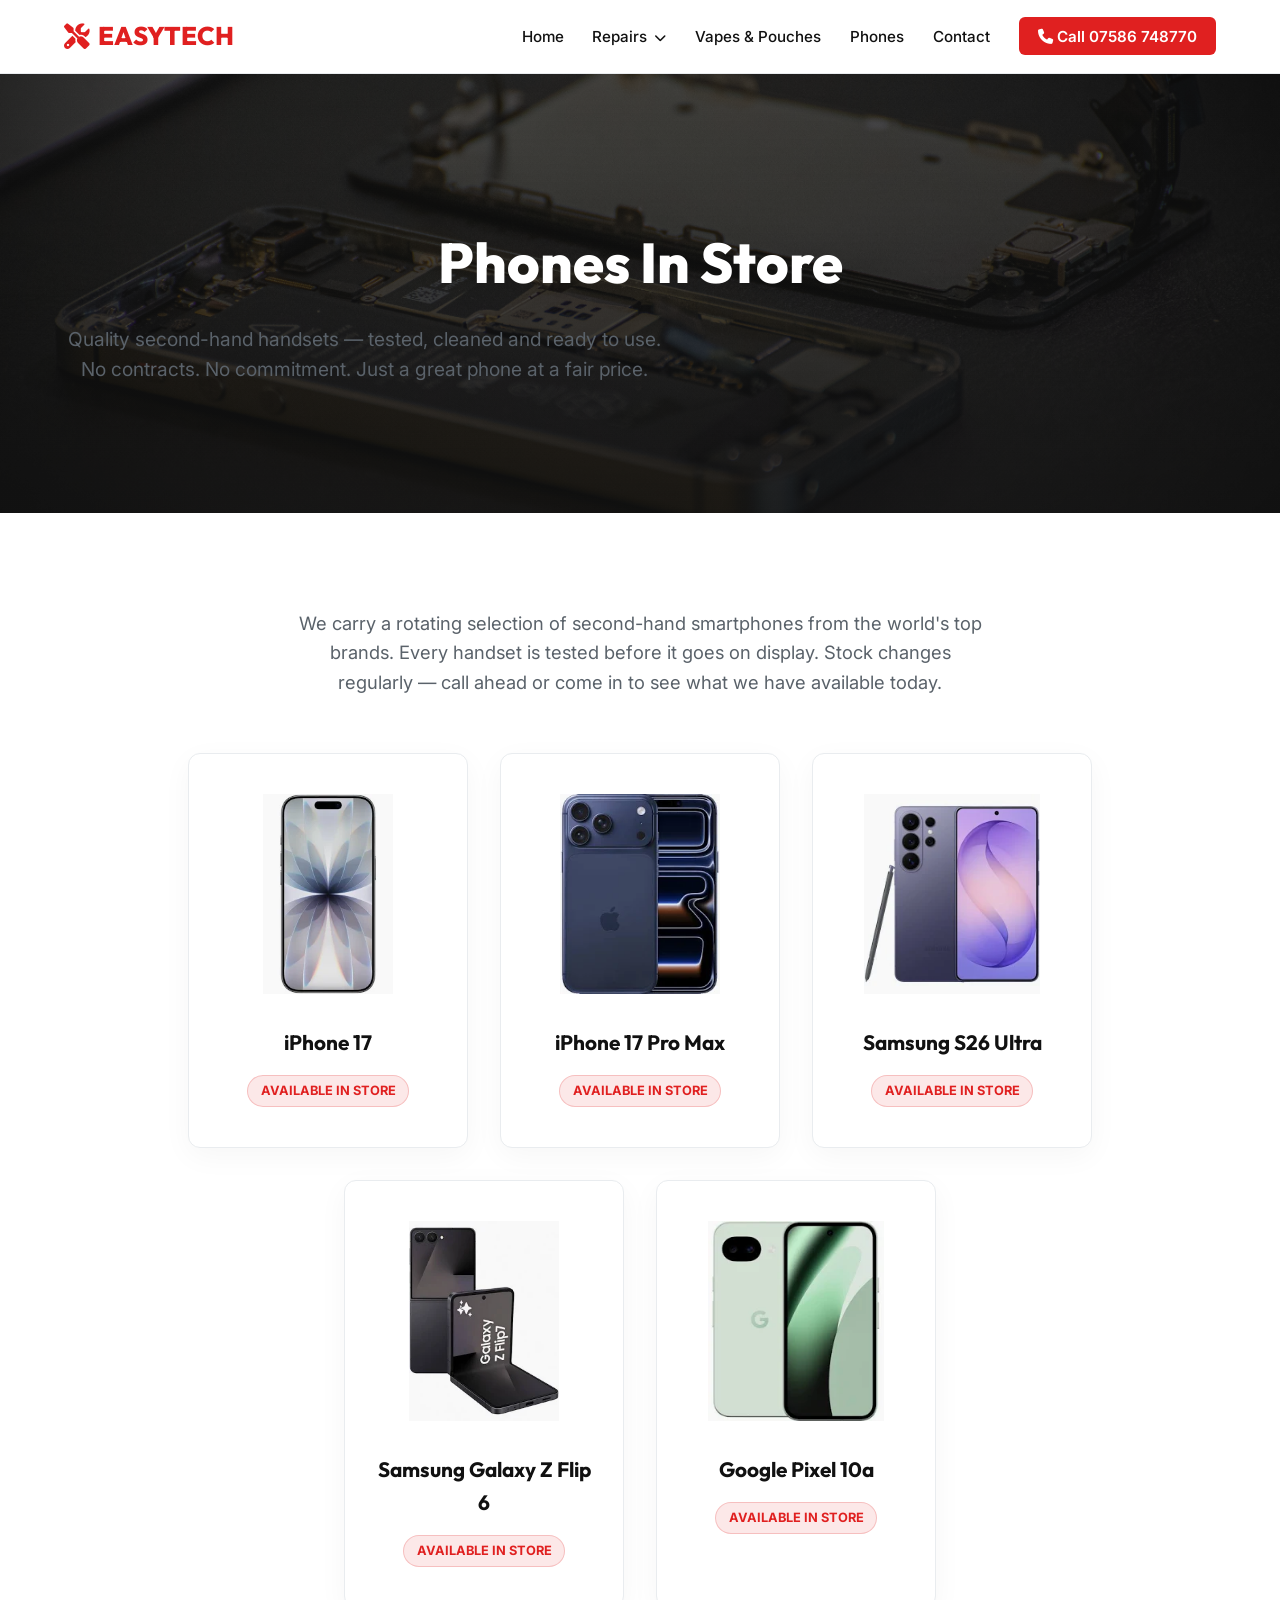
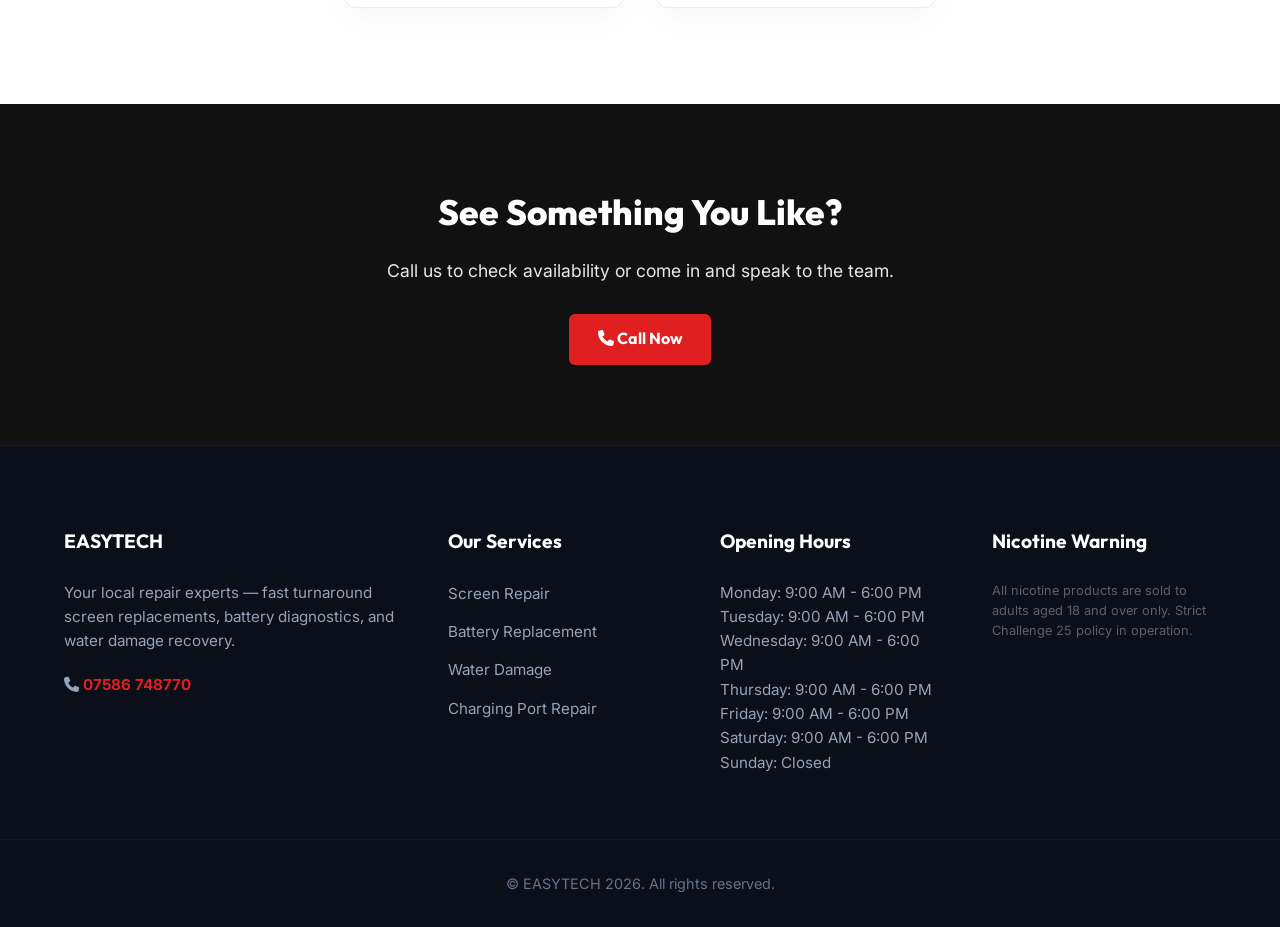
<file: phones-in-store.html>
<!DOCTYPE html>
<html lang="en">
<head>
    <meta charset="UTF-8">
    <meta name="viewport" content="width=device-width, initial-scale=1.0">
    <title>Second-hand Handsets | EASYTECH</title>
    <meta property="og:title" content="Second-hand Handsets | EASYTECH">
    <meta property="og:description" content="Professional Mobile Phone & Computer Repairs. Same-day service.">
    <meta property="og:image" content="repair-hero.jpg">
    <meta property="og:type" content="website">
    <link rel="stylesheet" href="styles.css">
    <link href="https://fonts.googleapis.com/css2?family=Inter:wght@300;400;500;600;700&family=Outfit:wght@400;500;600;700;800&display=swap" rel="stylesheet">
    <link rel="stylesheet" href="https://cdnjs.cloudflare.com/ajax/libs/font-awesome/6.4.0/css/all.min.css">
</head>
<body>

    <nav class="navbar">
        <div class="container nav-container">
            <a href="index.html" class="logo"><i class="fa-solid fa-screwdriver-wrench"></i> EASYTECH</a>
            <ul class="nav-links" id="navLinks">
                <li><a href="index.html">Home</a></li>
                <li class="dropdown">
                    <a href="#">Repairs <i class="fa-solid fa-chevron-down" style="font-size:0.75rem; margin-left:3px;"></i></a>
                    <ul class="dropdown-menu">
                        <li><a href="screen-repair.html">Screen Repair</a></li>
                        <li><a href="battery-replacement.html">Battery Replacement</a></li>
                        <li><a href="water-damage.html">Water Damage</a></li>
                        <li><a href="charging-port.html">Charging Port Repair</a></li>
                        <li><a href="phone-unlocking.html">Phone Unlocking</a></li>
                        <li><a href="laptop-tablet.html">Laptop & Tablet Repair</a></li>
                    </ul>
                </li>
                <li><a href="vapes-pouches.html">Vapes & Pouches</a></li>
                <li><a href="phones-in-store.html">Phones</a></li>
                <li><a href="contact.html">Contact</a></li>
                <li><a href="tel:07586748770" class="nav-cta"><i class="fa-solid fa-phone"></i> Call 07586 748770</a></li>
            </ul>
            <div class="hamburger" id="hamburger"><i class="fa-solid fa-bars"></i></div>
        </div>
    </nav>

    <section class="service-hero bg-dark text-center" style="background-image: linear-gradient(rgba(17,17,17,0.7), rgba(17,17,17,0.9)), url('technician.jpg'); background-size: cover; background-position: center;">
        <div class="container reveal">
            <h1>Phones In Store</h1>
            <p class="subheadline">Quality second-hand handsets — tested, cleaned and ready to use. No contracts. No commitment. Just a great phone at a fair price.</p>
        </div>
    </section>

    <section class="phones-showcase">
        <div class="container">
            <p class="intro-copy text-center reveal">We carry a rotating selection of second-hand smartphones from the world's top brands. Every handset is tested before it goes on display. Stock changes regularly — call ahead or come in to see what we have available today.</p>
            
            <div class="phones-grid reveal">
                <div class="phone-card"><img src="Iphone 17.webp" alt="iPhone 17"><h3>iPhone 17</h3><span class="badge">Available In Store</span></div>
                <div class="phone-card"><img src="Iphone 17 pro max.webp" alt="iPhone 17 Pro Max"><h3>iPhone 17 Pro Max</h3><span class="badge">Available In Store</span></div>
                <div class="phone-card"><img src="Samsung s26 ultra.webp" alt="Samsung S26 Ultra"><h3>Samsung S26 Ultra</h3><span class="badge">Available In Store</span></div>
                <div class="phone-card"><img src="Samsung Flip 6.webp" alt="Samsung Flip 6"><h3>Samsung Galaxy Z Flip 6</h3><span class="badge">Available In Store</span></div>
                <div class="phone-card"><img src="Google Pixel 10a.webp" alt="Google Pixel 10a"><h3>Google Pixel 10a</h3><span class="badge">Available In Store</span></div>
            </div>
        </div>
    </section>

    <section class="cta-banner bg-dark text-center">
        <div class="container reveal">
            <h2>See Something You Like?</h2>
            <p>Call us to check availability or come in and speak to the team.</p>
            <a href="tel:07586748770" class="btn btn-primary"><i class="fa-solid fa-phone"></i> Call Now</a>
        </div>
    </section>

    <footer class="footer">
        <div class="container footer-grid">
            <div class="footer-col">
                <h3>EASYTECH</h3>
                <p>Your local repair experts — fast turnaround screen replacements, battery diagnostics, and water damage recovery.</p>
                <p class="phone-display"><i class="fa-solid fa-phone"></i> <a href="tel:07586748770">07586 748770</a></p>
            </div>
            <div class="footer-col">
                <h3>Our Services</h3>
                <ul class="footer-links">
                    <li><a href="screen-repair.html">Screen Repair</a></li>
                    <li><a href="battery-replacement.html">Battery Replacement</a></li>
                    <li><a href="water-damage.html">Water Damage</a></li>
                    <li><a href="charging-port.html">Charging Port Repair</a></li>
                </ul>
            </div>
            <div class="footer-col">
                <h3>Opening Hours</h3>
                <p class="hours-display">Monday: 9:00 AM - 6:00 PM<br>Tuesday: 9:00 AM - 6:00 PM<br>Wednesday: 9:00 AM - 6:00 PM<br>Thursday: 9:00 AM - 6:00 PM<br>Friday: 9:00 AM - 6:00 PM<br>Saturday: 9:00 AM - 6:00 PM<br>Sunday: Closed</p>
            </div>
            <div class="footer-col">
                <h3>Nicotine Warning</h3>
                <p style="font-size: 0.8rem; color: var(--text-muted);">
                    All nicotine products are sold to adults aged 18 and over only. Strict Challenge 25 policy in operation.
                </p>
            </div>
        </div>
        <div class="footer-bottom">
            <div class="container text-center">
                <p>&copy; EASYTECH 2026. All rights reserved.</p>
            </div>
        </div>
    </footer>
    <script src="script.js"></script>
</body>
</html>
</file>
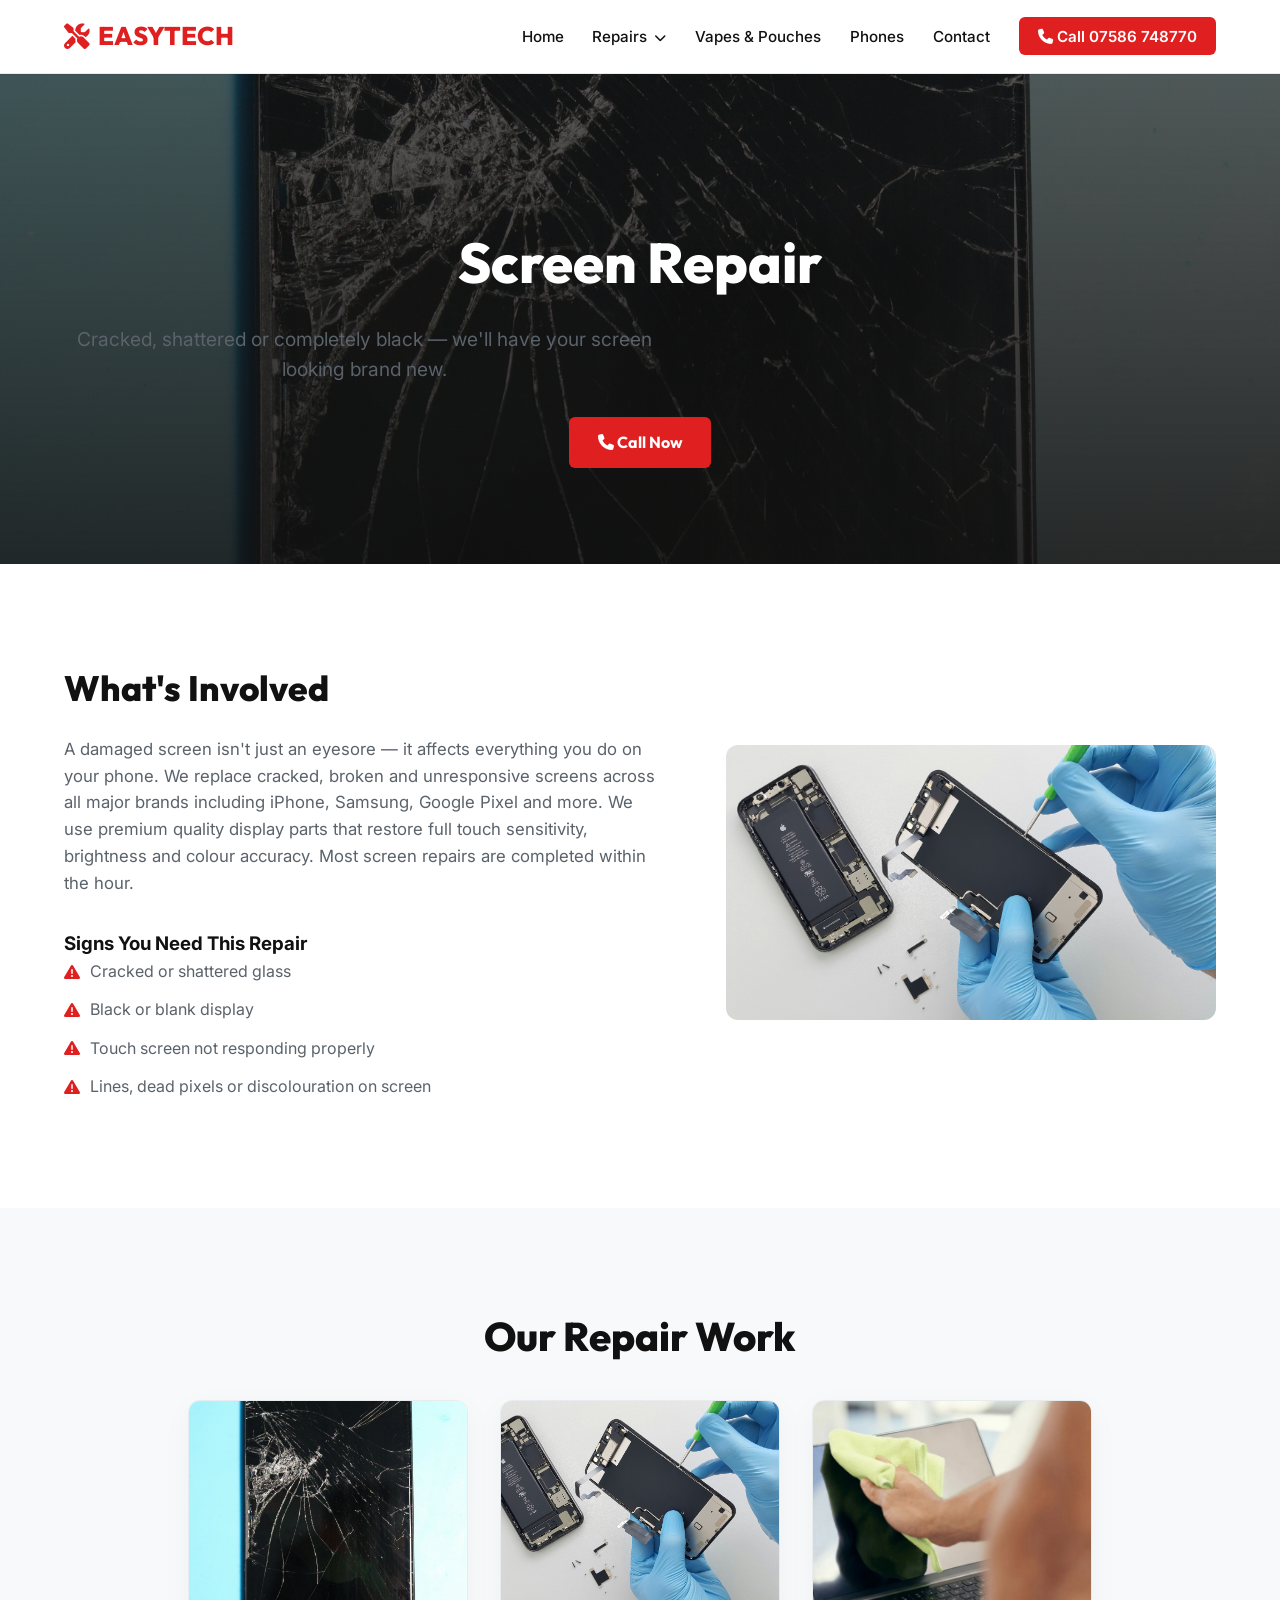
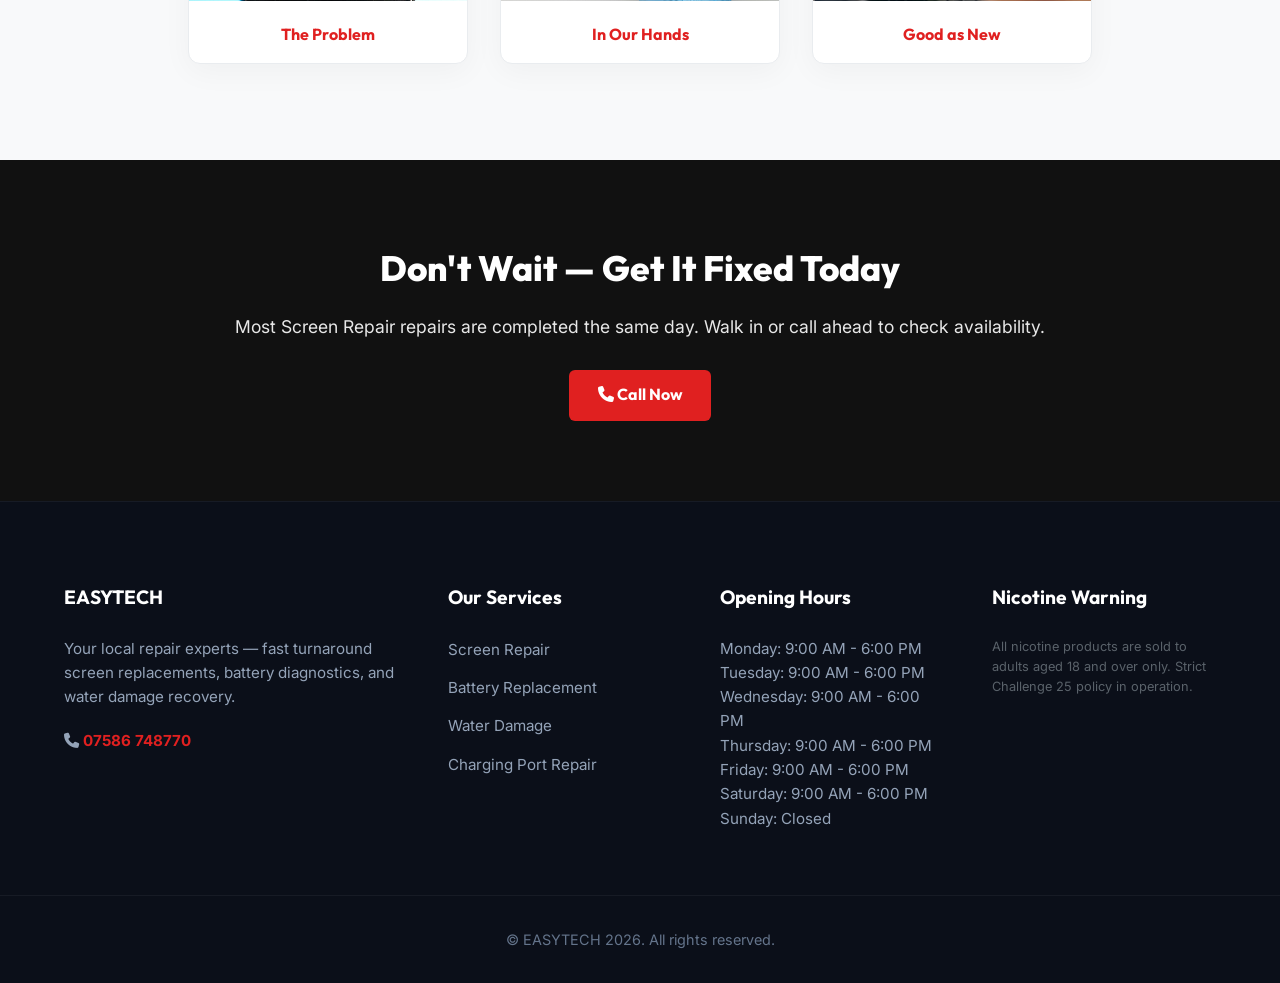
<file: screen-repair.html>
<!DOCTYPE html>
<html lang="en">
<head>
    <meta charset="UTF-8">
    <meta name="viewport" content="width=device-width, initial-scale=1.0">
    <title>Screen Repair Repairs | EASYTECH Baker St, London</title>
    <meta property="og:title" content="Screen Repair Repairs | EASYTECH Baker St, London">
    <meta property="og:description" content="Professional Mobile Phone & Computer Repairs. Same-day service.">
    <meta property="og:image" content="repair-hero.jpg">
    <meta property="og:type" content="website">
    <link rel="stylesheet" href="styles.css">
    <link href="https://fonts.googleapis.com/css2?family=Inter:wght@300;400;500;600;700&family=Outfit:wght@400;500;600;700;800&display=swap" rel="stylesheet">
    <link rel="stylesheet" href="https://cdnjs.cloudflare.com/ajax/libs/font-awesome/6.4.0/css/all.min.css">
</head>
<body>

    <nav class="navbar">
        <div class="container nav-container">
            <a href="index.html" class="logo"><i class="fa-solid fa-screwdriver-wrench"></i> EASYTECH</a>
            <ul class="nav-links" id="navLinks">
                <li><a href="index.html">Home</a></li>
                <li class="dropdown">
                    <a href="#">Repairs <i class="fa-solid fa-chevron-down" style="font-size:0.75rem; margin-left:3px;"></i></a>
                    <ul class="dropdown-menu">
                        <li><a href="screen-repair.html">Screen Repair</a></li>
                        <li><a href="battery-replacement.html">Battery Replacement</a></li>
                        <li><a href="water-damage.html">Water Damage</a></li>
                        <li><a href="charging-port.html">Charging Port Repair</a></li>
                        <li><a href="phone-unlocking.html">Phone Unlocking</a></li>
                        <li><a href="laptop-tablet.html">Laptop & Tablet Repair</a></li>
                    </ul>
                </li>
                <li><a href="vapes-pouches.html">Vapes & Pouches</a></li>
                <li><a href="phones-in-store.html">Phones</a></li>
                <li><a href="contact.html">Contact</a></li>
                <li><a href="tel:07586748770" class="nav-cta"><i class="fa-solid fa-phone"></i> Call 07586 748770</a></li>
            </ul>
            <div class="hamburger" id="hamburger"><i class="fa-solid fa-bars"></i></div>
        </div>
    </nav>

        <section class="service-hero bg-dark text-center" style="background-image: linear-gradient(rgba(17,17,17,0.7), rgba(17,17,17,0.9)), url('Screen broken screen repair page image 1.jpg');">
            <div class="container reveal">
                <h1>Screen Repair</h1>
                <p class="subheadline">Cracked, shattered or completely black — we'll have your screen looking brand new.</p>
                <a href="tel:07586748770" class="btn btn-primary"><i class="fa-solid fa-phone"></i> Call Now</a>
            </div>
        </section>

        <section class="service-details">
            <div class="container details-grid">
                <div class="details-text reveal">
                    <h2>What's Involved</h2>
                    <p>A damaged screen isn't just an eyesore — it affects everything you do on your phone. We replace cracked, broken and unresponsive screens across all major brands including iPhone, Samsung, Google Pixel and more. We use premium quality display parts that restore full touch sensitivity, brightness and colour accuracy. Most screen repairs are completed within the hour.</p>
                    <h3 class="mt-4">Signs You Need This Repair</h3>
                    <ul class="symptoms-list">
                        <li><i class='fa-solid fa-triangle-exclamation'></i> Cracked or shattered glass</li><li><i class='fa-solid fa-triangle-exclamation'></i> Black or blank display</li><li><i class='fa-solid fa-triangle-exclamation'></i> Touch screen not responding properly</li><li><i class='fa-solid fa-triangle-exclamation'></i> Lines, dead pixels or discolouration on screen</li>
                    </ul>
                </div>
                <div class="details-image reveal">
                    <img src="Screen being repaired image 2.jpg" alt="Screen Repair in process" class="rounded">
                </div>
            </div>
        </section>

        <section class="service-gallery bg-light">
            <div class="container">
                <h2 class="section-title">Our Repair Work</h2>
                <div class="gallery-grid">
                    
        <div class="gallery-card"><img src="Screen broken screen repair page image 1.jpg" alt="Before"><span class="label">The Problem</span></div>
        <div class="gallery-card"><img src="Screen being repaired image 2.jpg" alt="In Progress"><span class="label">In Our Hands</span></div>
        <div class="gallery-card"><img src="Screen fixed image 3.jpg" alt="After"><span class="label">Good as New</span></div>
    
                </div>
            </div>
        </section>

        <section class="cta-banner bg-dark text-center">
            <div class="container reveal">
                <h2>Don't Wait — Get It Fixed Today</h2>
                <p>Most Screen Repair repairs are completed the same day. Walk in or call ahead to check availability.</p>
                <a href="tel:07586748770" class="btn btn-primary"><i class="fa-solid fa-phone"></i> Call Now</a>
            </div>
        </section>
    
    <footer class="footer">
        <div class="container footer-grid">
            <div class="footer-col">
                <h3>EASYTECH</h3>
                <p>Your local repair experts — fast turnaround screen replacements, battery diagnostics, and water damage recovery.</p>
                <p class="phone-display"><i class="fa-solid fa-phone"></i> <a href="tel:07586748770">07586 748770</a></p>
            </div>
            <div class="footer-col">
                <h3>Our Services</h3>
                <ul class="footer-links">
                    <li><a href="screen-repair.html">Screen Repair</a></li>
                    <li><a href="battery-replacement.html">Battery Replacement</a></li>
                    <li><a href="water-damage.html">Water Damage</a></li>
                    <li><a href="charging-port.html">Charging Port Repair</a></li>
                </ul>
            </div>
            <div class="footer-col">
                <h3>Opening Hours</h3>
                <p class="hours-display">Monday: 9:00 AM - 6:00 PM<br>Tuesday: 9:00 AM - 6:00 PM<br>Wednesday: 9:00 AM - 6:00 PM<br>Thursday: 9:00 AM - 6:00 PM<br>Friday: 9:00 AM - 6:00 PM<br>Saturday: 9:00 AM - 6:00 PM<br>Sunday: Closed</p>
            </div>
            <div class="footer-col">
                <h3>Nicotine Warning</h3>
                <p style="font-size: 0.8rem; color: var(--text-muted);">
                    All nicotine products are sold to adults aged 18 and over only. Strict Challenge 25 policy in operation.
                </p>
            </div>
        </div>
        <div class="footer-bottom">
            <div class="container text-center">
                <p>&copy; EASYTECH 2026. All rights reserved.</p>
            </div>
        </div>
    </footer>
    <script src="script.js"></script>
</body>
</html>
</file>
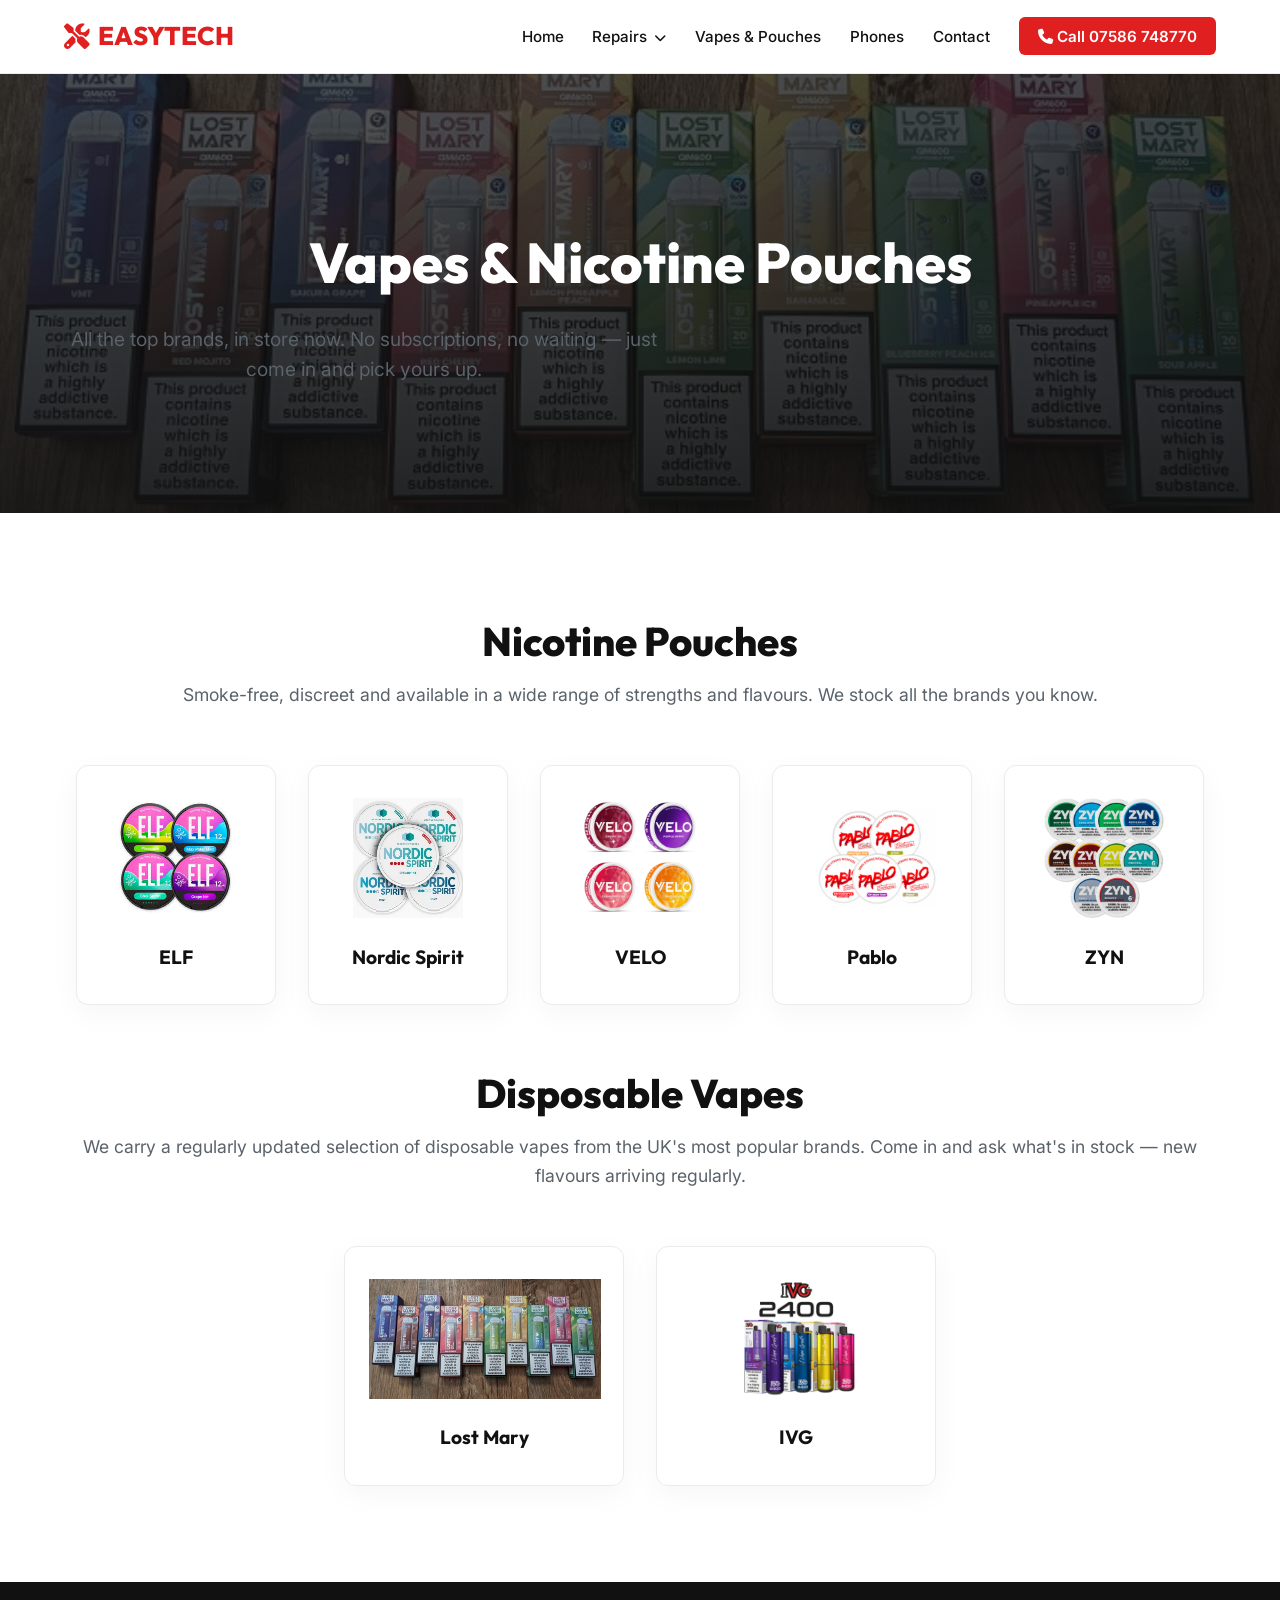
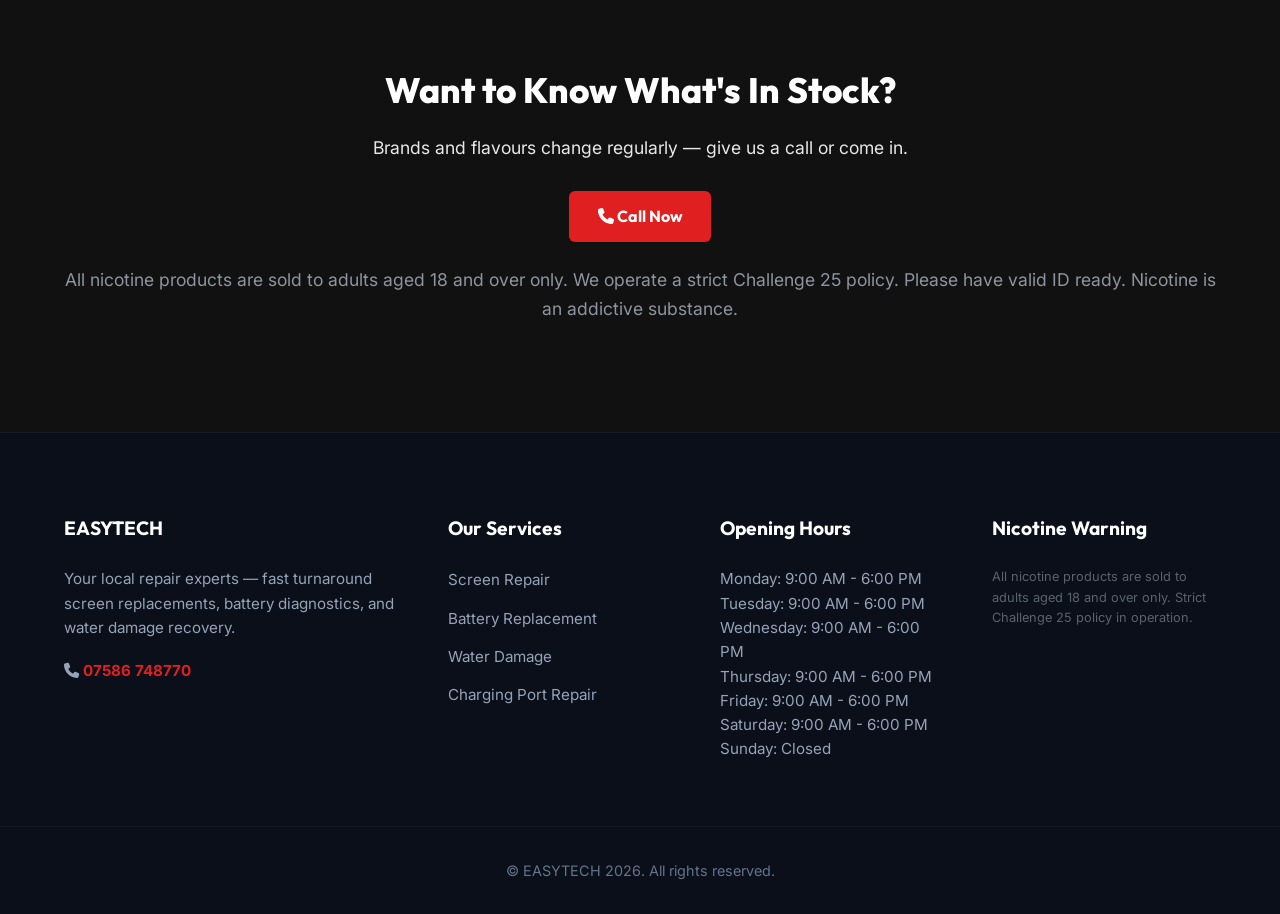
<file: vapes-pouches.html>
<!DOCTYPE html>
<html lang="en">
<head>
    <meta charset="UTF-8">
    <meta name="viewport" content="width=device-width, initial-scale=1.0">
    <title>Vapes & Pouches | EASYTECH Products</title>
    <meta property="og:title" content="Vapes & Pouches | EASYTECH Products">
    <meta property="og:description" content="Professional Mobile Phone & Computer Repairs. Same-day service.">
    <meta property="og:image" content="repair-hero.jpg">
    <meta property="og:type" content="website">
    <link rel="stylesheet" href="styles.css">
    <link href="https://fonts.googleapis.com/css2?family=Inter:wght@300;400;500;600;700&family=Outfit:wght@400;500;600;700;800&display=swap" rel="stylesheet">
    <link rel="stylesheet" href="https://cdnjs.cloudflare.com/ajax/libs/font-awesome/6.4.0/css/all.min.css">
</head>
<body>

    <nav class="navbar">
        <div class="container nav-container">
            <a href="index.html" class="logo"><i class="fa-solid fa-screwdriver-wrench"></i> EASYTECH</a>
            <ul class="nav-links" id="navLinks">
                <li><a href="index.html">Home</a></li>
                <li class="dropdown">
                    <a href="#">Repairs <i class="fa-solid fa-chevron-down" style="font-size:0.75rem; margin-left:3px;"></i></a>
                    <ul class="dropdown-menu">
                        <li><a href="screen-repair.html">Screen Repair</a></li>
                        <li><a href="battery-replacement.html">Battery Replacement</a></li>
                        <li><a href="water-damage.html">Water Damage</a></li>
                        <li><a href="charging-port.html">Charging Port Repair</a></li>
                        <li><a href="phone-unlocking.html">Phone Unlocking</a></li>
                        <li><a href="laptop-tablet.html">Laptop & Tablet Repair</a></li>
                    </ul>
                </li>
                <li><a href="vapes-pouches.html">Vapes & Pouches</a></li>
                <li><a href="phones-in-store.html">Phones</a></li>
                <li><a href="contact.html">Contact</a></li>
                <li><a href="tel:07586748770" class="nav-cta"><i class="fa-solid fa-phone"></i> Call 07586 748770</a></li>
            </ul>
            <div class="hamburger" id="hamburger"><i class="fa-solid fa-bars"></i></div>
        </div>
    </nav>

    <section class="service-hero bg-dark text-center" style="background-image: linear-gradient(rgba(17,17,17,0.7), rgba(17,17,17,0.9)), url('Lost Mary reuse.jpg'); background-size: cover; background-position: center;">
        <div class="container reveal">
            <h1>Vapes & Nicotine Pouches</h1>
            <p class="subheadline">All the top brands, in store now. No subscriptions, no waiting — just come in and pick yours up.</p>
        </div>
    </section>

    <section class="products-showcase">
        <div class="container">
            <h2 class="section-title">Nicotine Pouches</h2>
            <p class="section-subtitle">Smoke-free, discreet and available in a wide range of strengths and flavours. We stock all the brands you know.</p>
            <div class="brands-grid reveal">
                <div class="brand-card"><img src="Elf reuse.jpg" alt="ELF"><h3>ELF</h3></div>
                <div class="brand-card"><img src="Nordic Reuse.webp" alt="Nordic Spirit"><h3>Nordic Spirit</h3></div>
                <div class="brand-card"><img src="Velo reuse.jpg" alt="VELO"><h3>VELO</h3></div>
                <div class="brand-card"><img src="Pablo reuse.jpg" alt="Pablo"><h3>Pablo</h3></div>
                <div class="brand-card"><img src="ZYN Pouches Reuse.webp" alt="ZYN"><h3>ZYN</h3></div>
            </div>

            <h2 class="section-title mt-6">Disposable Vapes</h2>
            <p class="section-subtitle">We carry a regularly updated selection of disposable vapes from the UK's most popular brands. Come in and ask what's in stock — new flavours arriving regularly.</p>
            <div class="brands-grid grid-2 reveal">
                <div class="brand-card"><img src="Lost Mary reuse.jpg" alt="Lost Mary"><h3>Lost Mary</h3></div>
                <div class="brand-card"><img src="IVG Reuse 1.jpg" alt="IVG"><h3>IVG</h3></div>
            </div>
        </div>
    </section>

    <section class="cta-banner bg-dark text-center">
        <div class="container reveal">
            <h2>Want to Know What's In Stock?</h2>
            <p>Brands and flavours change regularly — give us a call or come in.</p>
            <a href="tel:07586748770" class="btn btn-primary"><i class="fa-solid fa-phone"></i> Call Now</a>
            <p class="disclaimer mt-4">All nicotine products are sold to adults aged 18 and over only. We operate a strict Challenge 25 policy. Please have valid ID ready. Nicotine is an addictive substance.</p>
        </div>
    </section>

    <footer class="footer">
        <div class="container footer-grid">
            <div class="footer-col">
                <h3>EASYTECH</h3>
                <p>Your local repair experts — fast turnaround screen replacements, battery diagnostics, and water damage recovery.</p>
                <p class="phone-display"><i class="fa-solid fa-phone"></i> <a href="tel:07586748770">07586 748770</a></p>
            </div>
            <div class="footer-col">
                <h3>Our Services</h3>
                <ul class="footer-links">
                    <li><a href="screen-repair.html">Screen Repair</a></li>
                    <li><a href="battery-replacement.html">Battery Replacement</a></li>
                    <li><a href="water-damage.html">Water Damage</a></li>
                    <li><a href="charging-port.html">Charging Port Repair</a></li>
                </ul>
            </div>
            <div class="footer-col">
                <h3>Opening Hours</h3>
                <p class="hours-display">Monday: 9:00 AM - 6:00 PM<br>Tuesday: 9:00 AM - 6:00 PM<br>Wednesday: 9:00 AM - 6:00 PM<br>Thursday: 9:00 AM - 6:00 PM<br>Friday: 9:00 AM - 6:00 PM<br>Saturday: 9:00 AM - 6:00 PM<br>Sunday: Closed</p>
            </div>
            <div class="footer-col">
                <h3>Nicotine Warning</h3>
                <p style="font-size: 0.8rem; color: var(--text-muted);">
                    All nicotine products are sold to adults aged 18 and over only. Strict Challenge 25 policy in operation.
                </p>
            </div>
        </div>
        <div class="footer-bottom">
            <div class="container text-center">
                <p>&copy; EASYTECH 2026. All rights reserved.</p>
            </div>
        </div>
    </footer>
    <script src="script.js"></script>
</body>
</html>
</file>
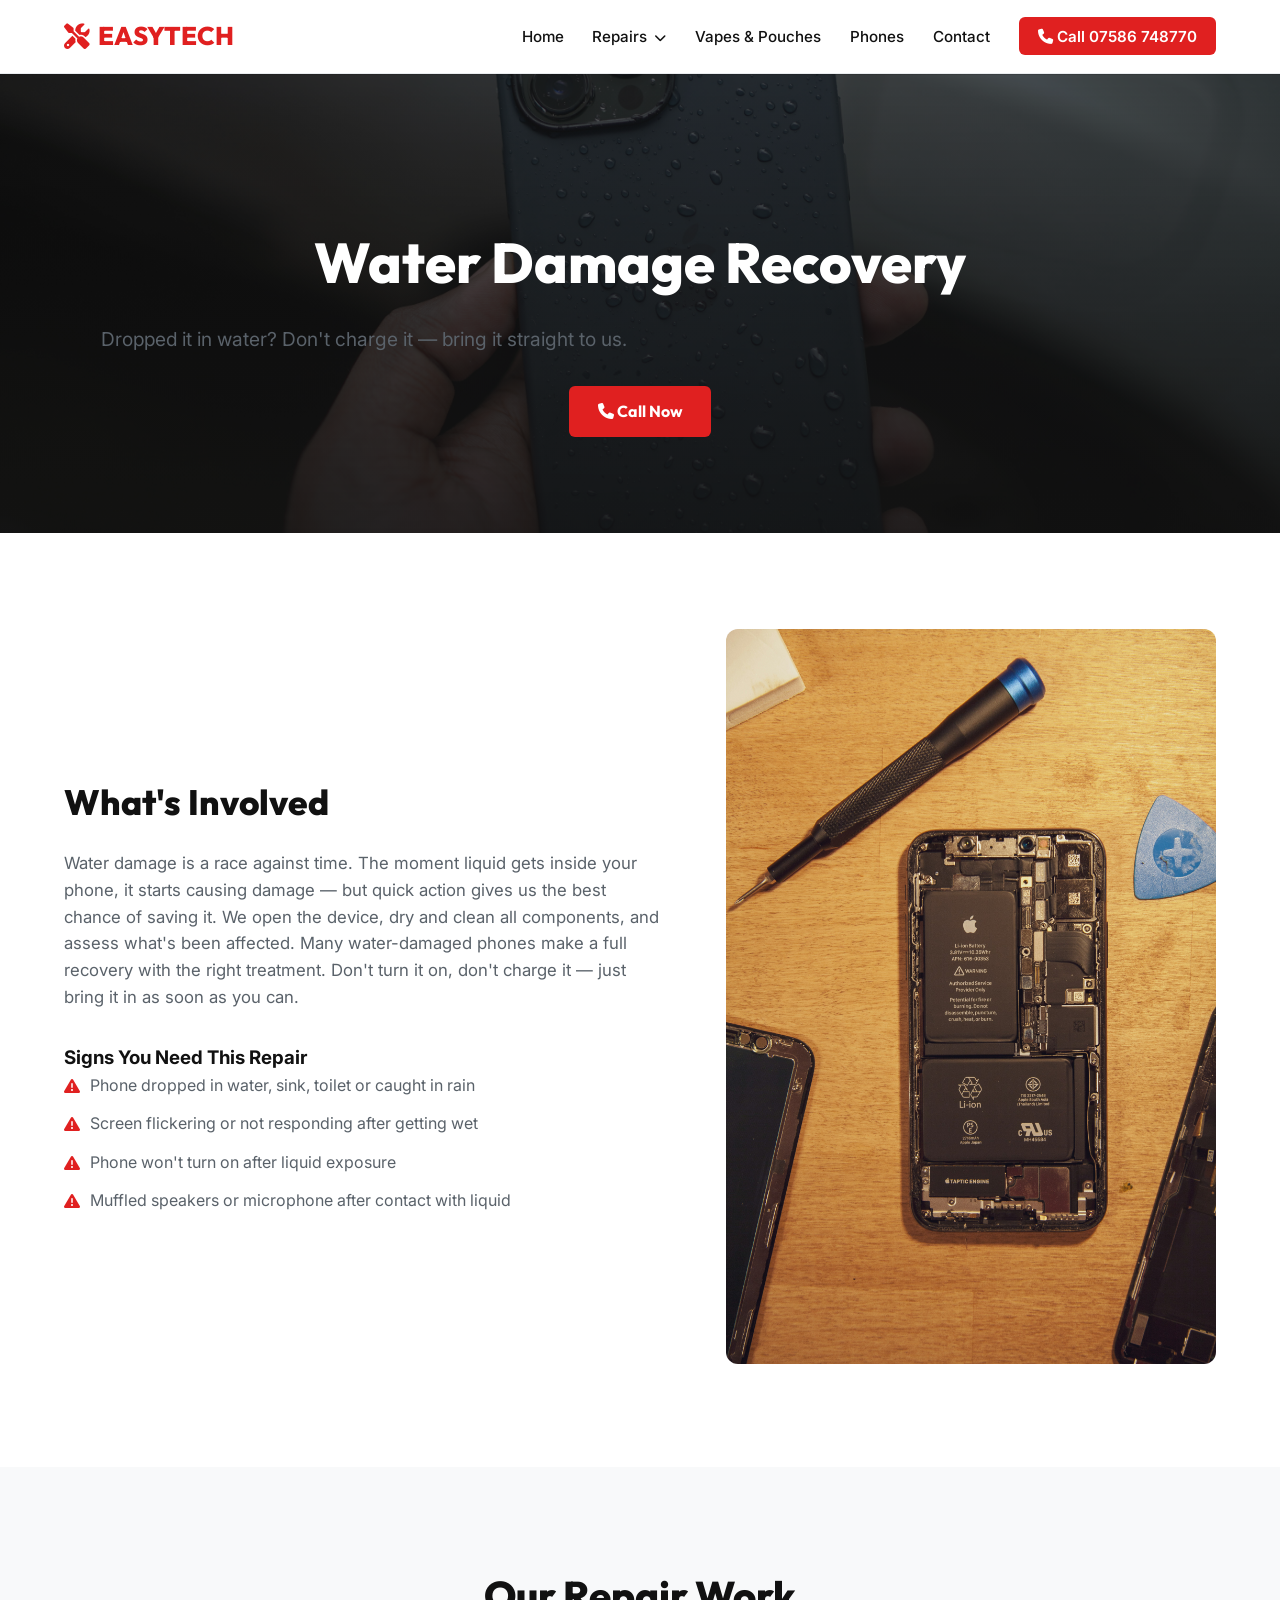
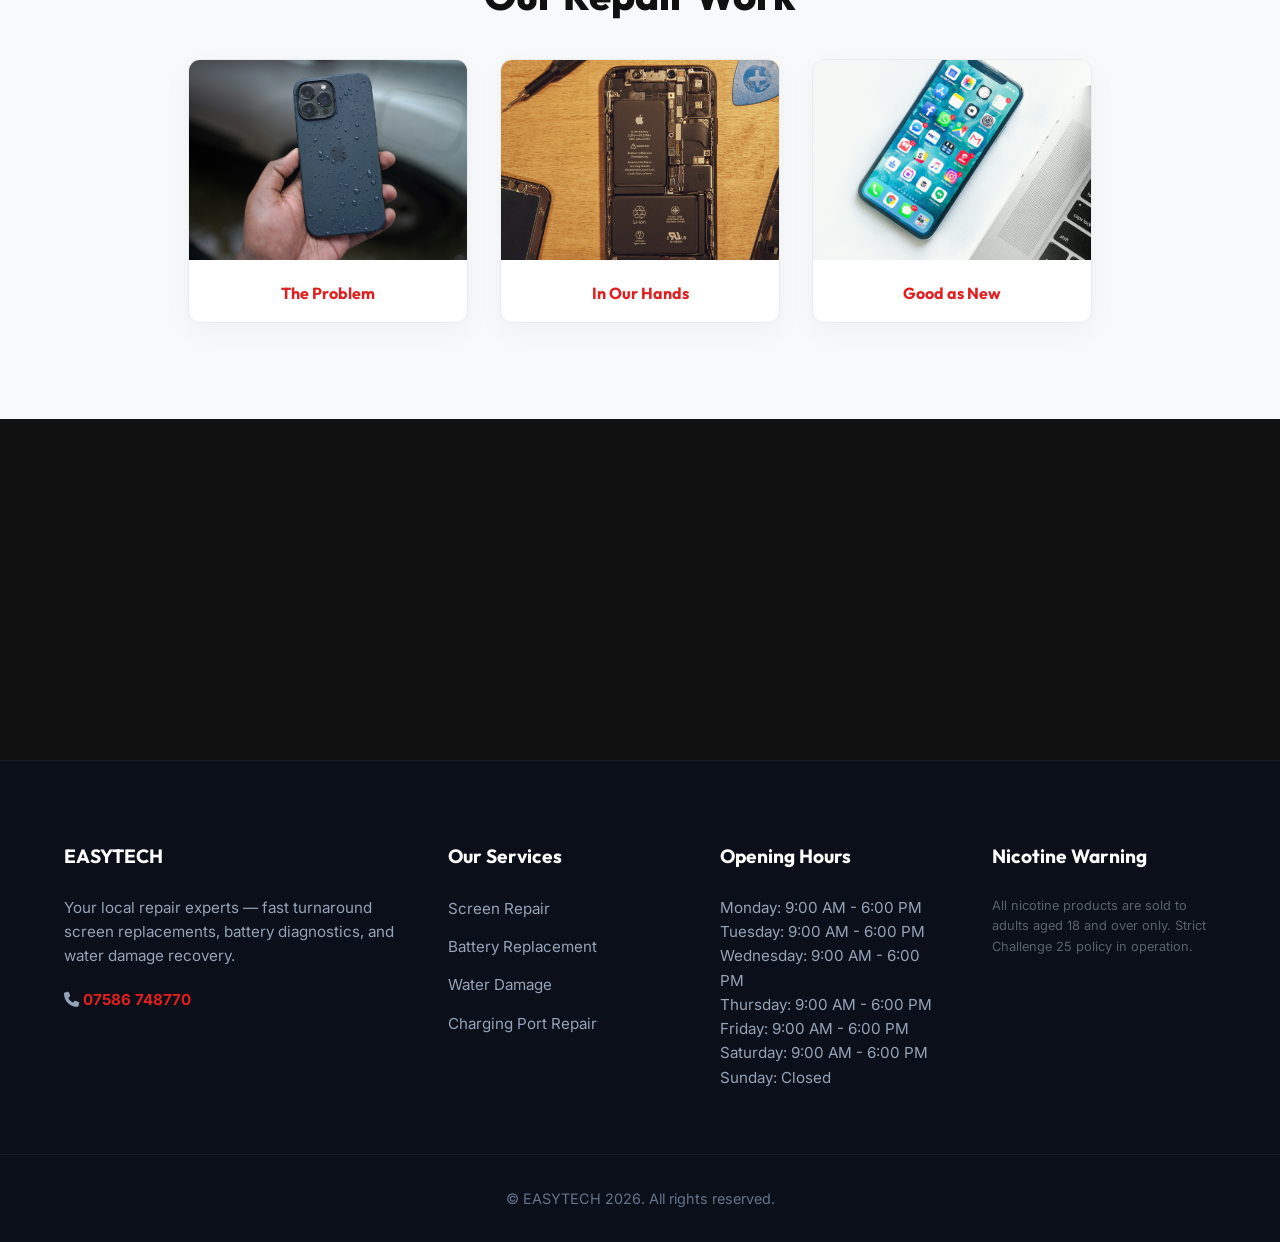
<file: water-damage.html>
<!DOCTYPE html>
<html lang="en">
<head>
    <meta charset="UTF-8">
    <meta name="viewport" content="width=device-width, initial-scale=1.0">
    <title>Water Damage Recovery Repairs | EASYTECH Baker St, London</title>
    <meta property="og:title" content="Water Damage Recovery Repairs | EASYTECH Baker St, London">
    <meta property="og:description" content="Professional Mobile Phone & Computer Repairs. Same-day service.">
    <meta property="og:image" content="repair-hero.jpg">
    <meta property="og:type" content="website">
    <link rel="stylesheet" href="styles.css">
    <link href="https://fonts.googleapis.com/css2?family=Inter:wght@300;400;500;600;700&family=Outfit:wght@400;500;600;700;800&display=swap" rel="stylesheet">
    <link rel="stylesheet" href="https://cdnjs.cloudflare.com/ajax/libs/font-awesome/6.4.0/css/all.min.css">
</head>
<body>

    <nav class="navbar">
        <div class="container nav-container">
            <a href="index.html" class="logo"><i class="fa-solid fa-screwdriver-wrench"></i> EASYTECH</a>
            <ul class="nav-links" id="navLinks">
                <li><a href="index.html">Home</a></li>
                <li class="dropdown">
                    <a href="#">Repairs <i class="fa-solid fa-chevron-down" style="font-size:0.75rem; margin-left:3px;"></i></a>
                    <ul class="dropdown-menu">
                        <li><a href="screen-repair.html">Screen Repair</a></li>
                        <li><a href="battery-replacement.html">Battery Replacement</a></li>
                        <li><a href="water-damage.html">Water Damage</a></li>
                        <li><a href="charging-port.html">Charging Port Repair</a></li>
                        <li><a href="phone-unlocking.html">Phone Unlocking</a></li>
                        <li><a href="laptop-tablet.html">Laptop & Tablet Repair</a></li>
                    </ul>
                </li>
                <li><a href="vapes-pouches.html">Vapes & Pouches</a></li>
                <li><a href="phones-in-store.html">Phones</a></li>
                <li><a href="contact.html">Contact</a></li>
                <li><a href="tel:07586748770" class="nav-cta"><i class="fa-solid fa-phone"></i> Call 07586 748770</a></li>
            </ul>
            <div class="hamburger" id="hamburger"><i class="fa-solid fa-bars"></i></div>
        </div>
    </nav>

        <section class="service-hero bg-dark text-center" style="background-image: linear-gradient(rgba(17,17,17,0.7), rgba(17,17,17,0.9)), url('Water damage phone water damage image 1.jpg');">
            <div class="container reveal">
                <h1>Water Damage Recovery</h1>
                <p class="subheadline">Dropped it in water? Don't charge it — bring it straight to us.</p>
                <a href="tel:07586748770" class="btn btn-primary"><i class="fa-solid fa-phone"></i> Call Now</a>
            </div>
        </section>

        <section class="service-details">
            <div class="container details-grid">
                <div class="details-text reveal">
                    <h2>What's Involved</h2>
                    <p>Water damage is a race against time. The moment liquid gets inside your phone, it starts causing damage — but quick action gives us the best chance of saving it. We open the device, dry and clean all components, and assess what's been affected. Many water-damaged phones make a full recovery with the right treatment. Don't turn it on, don't charge it — just bring it in as soon as you can.</p>
                    <h3 class="mt-4">Signs You Need This Repair</h3>
                    <ul class="symptoms-list">
                        <li><i class='fa-solid fa-triangle-exclamation'></i> Phone dropped in water, sink, toilet or caught in rain</li><li><i class='fa-solid fa-triangle-exclamation'></i> Screen flickering or not responding after getting wet</li><li><i class='fa-solid fa-triangle-exclamation'></i> Phone won't turn on after liquid exposure</li><li><i class='fa-solid fa-triangle-exclamation'></i> Muffled speakers or microphone after contact with liquid</li>
                    </ul>
                </div>
                <div class="details-image reveal">
                    <img src="Water damage being repaired.jpg" alt="Water Damage Recovery in process" class="rounded">
                </div>
            </div>
        </section>

        <section class="service-gallery bg-light">
            <div class="container">
                <h2 class="section-title">Our Repair Work</h2>
                <div class="gallery-grid">
                    
        <div class="gallery-card"><img src="Water damage phone water damage image 1.jpg" alt="Before"><span class="label">The Problem</span></div>
        <div class="gallery-card"><img src="Water damage being repaired.jpg" alt="In Progress"><span class="label">In Our Hands</span></div>
        <div class="gallery-card"><img src="Water damage repaired.jpg" alt="After"><span class="label">Good as New</span></div>
    
                </div>
            </div>
        </section>

        <section class="cta-banner bg-dark text-center">
            <div class="container reveal">
                <h2>Don't Wait — Get It Fixed Today</h2>
                <p>Most Water Damage Recovery repairs are completed the same day. Walk in or call ahead to check availability.</p>
                <a href="tel:07586748770" class="btn btn-primary"><i class="fa-solid fa-phone"></i> Call Now</a>
            </div>
        </section>
    
    <footer class="footer">
        <div class="container footer-grid">
            <div class="footer-col">
                <h3>EASYTECH</h3>
                <p>Your local repair experts — fast turnaround screen replacements, battery diagnostics, and water damage recovery.</p>
                <p class="phone-display"><i class="fa-solid fa-phone"></i> <a href="tel:07586748770">07586 748770</a></p>
            </div>
            <div class="footer-col">
                <h3>Our Services</h3>
                <ul class="footer-links">
                    <li><a href="screen-repair.html">Screen Repair</a></li>
                    <li><a href="battery-replacement.html">Battery Replacement</a></li>
                    <li><a href="water-damage.html">Water Damage</a></li>
                    <li><a href="charging-port.html">Charging Port Repair</a></li>
                </ul>
            </div>
            <div class="footer-col">
                <h3>Opening Hours</h3>
                <p class="hours-display">Monday: 9:00 AM - 6:00 PM<br>Tuesday: 9:00 AM - 6:00 PM<br>Wednesday: 9:00 AM - 6:00 PM<br>Thursday: 9:00 AM - 6:00 PM<br>Friday: 9:00 AM - 6:00 PM<br>Saturday: 9:00 AM - 6:00 PM<br>Sunday: Closed</p>
            </div>
            <div class="footer-col">
                <h3>Nicotine Warning</h3>
                <p style="font-size: 0.8rem; color: var(--text-muted);">
                    All nicotine products are sold to adults aged 18 and over only. Strict Challenge 25 policy in operation.
                </p>
            </div>
        </div>
        <div class="footer-bottom">
            <div class="container text-center">
                <p>&copy; EASYTECH 2026. All rights reserved.</p>
            </div>
        </div>
    </footer>
    <script src="script.js"></script>
</body>
</html>
</file>
<file: styles.css>
:root {
    --bg-main: #ffffff;
    --bg-card: #ffffff;
    --bg-alternate: #f8f9fa;
    --text-main: #111111;
    --text-muted: #5a626a;
    --border-color: #e9ecef;
    --primary: #e02020;
    --primary-hover: #c01010;
    --primary-glow: rgba(224, 32, 32, 0.15);
    --shadow: 0 8px 30px rgba(0, 0, 0, 0.04);
    --font-heading: 'Outfit', sans-serif;
    --font-body: 'Inter', sans-serif;
    --bg-dark: #111111;
    --text-light: #ffffff;
}

* {
    box-sizing: border-box;
    margin: 0;
    padding: 0;
}

body {
    font-family: var(--font-body);
    background-color: var(--bg-main);
    color: var(--text-main);
    line-height: 1.6;
}

.container {
    max-width: 1200px;
    margin: 0 auto;
    padding: 0 1.5rem;
}

.text-center { text-align: center; }
.mt-4 { margin-top: 1.5rem; }
.mt-6 { margin-top: 3.5rem; }
.bg-light { background-color: var(--bg-alternate); }
.bg-dark { background-color: var(--bg-dark); color: var(--text-light); }
.rounded { border-radius: 12px; }

/* Navbar styling */
.navbar {
    position: sticky;
    top: 0;
    background-color: rgba(255, 255, 255, 0.95);
    backdrop-filter: blur(8px);
    z-index: 1000;
    border-bottom: 1px solid var(--border-color);
    padding: 1rem 0;
}

.nav-container {
    display: flex;
    justify-content: space-between;
    align-items: center;
}

.logo {
    font-family: var(--font-heading);
    font-size: 1.6rem;
    font-weight: 800;
    color: var(--primary);
    text-decoration: none;
    display: flex;
    align-items: center;
    gap: 8px;
}

.nav-links {
    display: flex;
    list-style: none;
    gap: 1.8rem;
    align-items: center;
}

.nav-links a {
    text-decoration: none;
    color: var(--text-main);
    font-weight: 500;
    font-size: 0.95rem;
    transition: color 0.2s ease;
}

.nav-links a:hover {
    color: var(--primary);
}

.nav-cta {
    background-color: var(--primary);
    color: var(--text-light) !important;
    padding: 0.6rem 1.2rem;
    border-radius: 6px;
    font-weight: 600 !important;
    transition: background-color 0.2s ease, transform 0.2s ease !important;
}

.nav-cta:hover {
    background-color: var(--primary-hover);
    transform: translateY(-1px);
}

.hamburger {
    display: none;
    font-size: 1.5rem;
    cursor: pointer;
    color: var(--text-main);
}

/* Dropdown Menu */
.dropdown {
    position: relative;
}

.dropdown-menu {
    position: absolute;
    top: 100%;
    left: 50%;
    transform: translateX(-50%) translateY(10px);
    background-color: var(--bg-card);
    border: 1px solid var(--border-color);
    box-shadow: 0 10px 30px rgba(0,0,0,0.08);
    border-radius: 8px;
    list-style: none;
    min-width: 200px;
    opacity: 0;
    visibility: hidden;
    transition: all 0.25s ease;
    padding: 0.5rem 0;
    margin-top: 10px;
}

.dropdown-menu a {
    padding: 0.6rem 1.2rem;
    display: block;
    font-size: 0.9rem;
}

.dropdown-menu a:hover {
    background-color: var(--bg-alternate);
}

.dropdown:hover .dropdown-menu {
    opacity: 1;
    visibility: visible;
    transform: translateX(-50%) translateY(0);
}

/* Buttons */
.btn {
    display: inline-block;
    padding: 0.8rem 1.8rem;
    border-radius: 6px;
    font-family: var(--font-heading);
    font-weight: 700;
    text-decoration: none;
    cursor: pointer;
    transition: all 0.2s ease;
    border: none;
}

.btn-primary {
    background-color: var(--primary);
    color: var(--text-light);
}

.btn-primary:hover {
    background-color: var(--primary-hover);
    transform: translateY(-2px);
    box-shadow: 0 5px 15px rgba(224, 32, 32, 0.3);
}

.btn-secondary {
    background-color: var(--border-color);
    color: var(--text-main);
}

.btn-secondary:hover {
    background-color: #d1d5db;
    transform: translateY(-2px);
}

/* Hero Section */
.hero {
    padding: 8rem 0;
    background-size: cover;
    background-position: center;
    background-repeat: no-repeat;
    min-height: 60vh;
    display: flex;
    align-items: center;
}

.hero-text h1 {
    font-family: var(--font-heading);
    font-size: 3.5rem;
    line-height: 1.1;
    color: var(--text-main);
    margin-bottom: 1.5rem;
    font-weight: 800;
}

.subheadline {
    font-size: 1.2rem;
    color: var(--text-muted);
    max-width: 600px;
    margin-bottom: 2rem;
}

.hero-actions {
    display: flex;
    gap: 1rem;
}

/* Trust Bar */
.trust-bar {
    background-color: var(--primary);
    color: var(--text-light);
    padding: 1.2rem 0;
    font-family: var(--font-heading);
    font-weight: 600;
}

.trust-grid {
    display: flex;
    justify-content: space-around;
    align-items: center;
    flex-wrap: wrap;
    gap: 1rem;
}

.trust-item {
    display: flex;
    align-items: center;
    gap: 8px;
    font-size: 1.1rem;
}

/* Sections General */
section {
    padding: 6rem 0;
}

.section-title {
    font-family: var(--font-heading);
    font-size: 2.5rem;
    font-weight: 800;
    margin-bottom: 0.5rem;
    text-align: center;
}

.section-subtitle {
    text-align: center;
    color: var(--text-muted);
    margin-bottom: 3.5rem;
    font-size: 1.1rem;
}

/* Services Grid */
.services-grid {
    display: grid;
    grid-template-columns: repeat(auto-fit, minmax(320px, 1fr));
    gap: 2rem;
}

.service-card {
    background-color: var(--bg-card);
    border: 1px solid var(--border-color);
    border-radius: 12px;
    overflow: hidden;
    text-decoration: none;
    color: var(--text-main);
    box-shadow: var(--shadow);
    transition: transform 0.25s ease, border-color 0.25s ease, box-shadow 0.25s ease;
}

.service-card:hover {
    transform: translateY(-5px);
    border-color: var(--primary);
    box-shadow: 0 12px 40px rgba(0,0,0,0.06);
}

.card-img-container {
    height: 200px;
    overflow: hidden;
}

.card-img-container img {
    width: 100%;
    height: 100%;
    object-fit: cover;
    transition: transform 0.3s ease;
}

.service-card:hover .card-img-container img {
    transform: scale(1.04);
}

.card-body {
    padding: 1.5rem;
}

.card-body h3 {
    font-family: var(--font-heading);
    font-size: 1.4rem;
    margin-bottom: 0.5rem;
    font-weight: 700;
}

.card-body p {
    color: var(--text-muted);
    font-size: 0.95rem;
    margin-bottom: 1.2rem;
}

.card-link {
    color: var(--primary);
    font-weight: 600;
    font-size: 0.95rem;
}

/* Why Us */
.why-grid {
    display: grid;
    grid-template-columns: repeat(3, 1fr);
    gap: 2.5rem;
}

.why-card {
    background-color: var(--bg-card);
    border: 1px solid var(--border-color);
    padding: 2.5rem 1.8rem;
    border-radius: 12px;
    text-align: center;
    box-shadow: var(--shadow);
}

.why-icon {
    font-size: 2.5rem;
    margin-bottom: 1rem;
}

.why-card h3 {
    font-family: var(--font-heading);
    font-size: 1.4rem;
    margin-bottom: 0.8rem;
    font-weight: 700;
}

.why-card p {
    color: var(--text-muted);
    font-size: 0.95rem;
}

/* Vapes Teaser */
.vapes-teaser-grid {
    display: grid;
    grid-template-columns: 1.1fr 0.9fr;
    gap: 4rem;
    align-items: center;
}

.vapes-teaser-text h2 {
    font-family: var(--font-heading);
    font-size: 2.8rem;
    font-weight: 800;
    margin-top: 1rem;
    margin-bottom: 1.2rem;
    line-height: 1.15;
}

.badge {
    background-color: rgba(224,32,32,0.1);
    color: var(--primary);
    padding: 0.3rem 0.8rem;
    border-radius: 20px;
    font-size: 0.8rem;
    font-weight: 700;
    text-transform: uppercase;
    display: inline-block;
    border: 1px solid rgba(224,32,32,0.2);
}

.vapes-teaser-text p {
    font-size: 1.1rem;
    color: #e5e7eb;
    margin-bottom: 1.8rem;
}

.vapes-teaser-images {
    display: flex;
    gap: 1.5rem;
}

.vapes-teaser-images img {
    width: 48%;
    height: 250px;
    object-fit: cover;
    border: 1px solid rgba(255,255,255,0.1);
}

.disclaimer {
    font-size: 0.8rem;
    color: #9ca3af;
    margin-top: 1.5rem;
}

/* Phones Teaser */
.phones-teaser-grid {
    display: flex;
    justify-content: center;
    gap: 2rem;
    margin: 3rem 0;
    flex-wrap: wrap;
}

.phone-teaser-card {
    background-color: var(--bg-alternate);
    border: 1px solid var(--border-color);
    padding: 1.8rem;
    border-radius: 12px;
    width: 250px;
    text-align: center;
}

.phone-teaser-card img {
    height: 180px;
    object-fit: contain;
    margin-bottom: 1.2rem;
}

.phone-teaser-card h4 {
    font-family: var(--font-heading);
    font-size: 1.1rem;
    font-weight: 600;
}

/* Reviews */
.reviews-grid {
    display: grid;
    grid-template-columns: repeat(3, 1fr);
    gap: 2rem;
}

.review-card {
    background-color: var(--bg-card);
    border: 1px solid var(--border-color);
    padding: 2.2rem 1.8rem;
    border-radius: 12px;
    box-shadow: var(--shadow);
    display: flex;
    flex-direction: column;
    justify-content: space-between;
}

.review-card p {
    font-style: italic;
    color: var(--text-muted);
    font-size: 1rem;
    margin-bottom: 1.5rem;
}

.reviewer {
    font-family: var(--font-heading);
    font-weight: 600;
    font-size: 0.95rem;
    display: flex;
    justify-content: space-between;
    align-items: center;
    border-top: 1px solid var(--border-color);
    padding-top: 1rem;
}

.stars {
    color: #fbbf24;
}

/* Service Detail pages */
.service-hero {
    padding: 9rem 0 6rem;
    background-size: cover;
    background-position: center;
}

.service-hero h1 {
    font-family: var(--font-heading);
    font-size: 3.5rem;
    font-weight: 800;
    margin-bottom: 1rem;
}

.details-grid {
    display: grid;
    grid-template-columns: 1.1fr 0.9fr;
    gap: 4rem;
    align-items: center;
}

.details-text h2 {
    font-family: var(--font-heading);
    font-size: 2.2rem;
    font-weight: 800;
    margin-bottom: 1.2rem;
}

.details-text p {
    color: var(--text-muted);
    font-size: 1.05rem;
    margin-bottom: 2rem;
}

.symptoms-list {
    list-style: none;
}

.symptoms-list li {
    display: flex;
    align-items: center;
    gap: 10px;
    margin-bottom: 0.8rem;
    color: var(--text-muted);
    font-size: 1rem;
}

.symptoms-list i {
    color: var(--primary);
}

.details-image img {
    width: 100%;
    height: auto;
    object-fit: cover;
}

.gallery-grid {
    display: flex;
    gap: 2rem;
    justify-content: center;
    margin-top: 2rem;
    flex-wrap: wrap;
}

.gallery-card {
    background-color: var(--bg-card);
    border: 1px solid var(--border-color);
    border-radius: 12px;
    overflow: hidden;
    width: 280px;
    box-shadow: var(--shadow);
    text-align: center;
    padding-bottom: 1rem;
}

.gallery-card img {
    width: 100%;
    height: 200px;
    object-fit: cover;
    margin-bottom: 0.8rem;
}

.gallery-card .label {
    font-family: var(--font-heading);
    font-weight: 700;
    color: var(--primary);
}

.cta-banner {
    padding: 5rem 0;
}

.cta-banner h2 {
    font-family: var(--font-heading);
    font-size: 2.2rem;
    font-weight: 800;
    margin-bottom: 1rem;
}

.cta-banner p {
    font-size: 1.1rem;
    margin-bottom: 1.8rem;
    opacity: 0.9;
}

/* Vapes & Pouches Products Showcase */
.products-showcase {
    padding: 6rem 0;
}

.brands-grid {
    display: flex;
    flex-wrap: wrap;
    gap: 2rem;
    justify-content: center;
    margin-top: 2rem;
}

.brand-card {
    background-color: var(--bg-card);
    border: 1px solid var(--border-color);
    border-radius: 12px;
    padding: 2rem 1.5rem;
    width: 200px;
    text-align: center;
    box-shadow: var(--shadow);
    transition: transform 0.2s ease, border-color 0.2s ease;
}

.brand-card:hover {
    transform: translateY(-3px);
    border-color: var(--primary);
}

.brand-card img {
    height: 120px;
    object-fit: contain;
    margin-bottom: 1rem;
}

.brand-card h3 {
    font-family: var(--font-heading);
    font-size: 1.2rem;
    font-weight: 700;
}

.grid-2 .brand-card {
    width: 280px;
}

/* Phones Showcase */
.phones-showcase {
    padding: 6rem 0;
}

.intro-copy {
    max-width: 700px;
    margin: 0 auto 3.5rem;
    font-size: 1.15rem;
    color: var(--text-muted);
}

.phones-grid {
    display: flex;
    flex-wrap: wrap;
    gap: 2rem;
    justify-content: center;
}

.phone-card {
    background-color: var(--bg-card);
    border: 1px solid var(--border-color);
    border-radius: 12px;
    padding: 2.5rem 2rem;
    width: 280px;
    text-align: center;
    box-shadow: var(--shadow);
    transition: transform 0.2s ease, border-color 0.2s ease;
}

.phone-card:hover {
    transform: translateY(-3px);
    border-color: var(--primary);
}

.phone-card img {
    height: 200px;
    object-fit: contain;
    margin-bottom: 1.5rem;
}

.phone-card h3 {
    font-family: var(--font-heading);
    font-size: 1.3rem;
    font-weight: 700;
    margin-bottom: 1rem;
}

/* Contact page details */
.contact-grid {
    display: grid;
    grid-template-columns: 1.15fr 0.85fr;
    gap: 4rem;
    align-items: flex-start;
}

.contact-info h2 {
    font-family: var(--font-heading);
    font-size: 2.2rem;
    font-weight: 800;
    margin-bottom: 1.5rem;
}

.contact-item {
    font-size: 1.1rem;
    margin-bottom: 1.2rem;
}

.contact-item a {
    color: var(--primary);
    text-decoration: none;
    font-weight: 700;
}

.hours-list {
    margin-top: 0.5rem;
    font-size: 1.05rem;
    color: var(--text-muted);
    line-height: 1.8;
}

.contact-map {
    border: 1px solid var(--border-color);
    border-radius: 12px;
    overflow: hidden;
    box-shadow: var(--shadow);
}

/* Footer Section */
.footer {
    background-color: #0b0f19;
    color: #94a3b8;
    padding: 5rem 0 0;
    border-top: 1px solid rgba(255,255,255,0.05);
}

.footer-grid {
    display: grid;
    grid-template-columns: 1.5fr 1fr 1fr 1fr;
    gap: 3rem;
    padding-bottom: 4rem;
}

.footer-col h3 {
    font-family: var(--font-heading);
    font-size: 1.2rem;
    color: var(--text-light);
    margin-bottom: 1.5rem;
    font-weight: 700;
}

.footer-col p {
    font-size: 0.95rem;
    line-height: 1.6;
}

.phone-display {
    margin-top: 1.2rem;
    font-size: 1.15rem;
    font-weight: 700;
}

.phone-display a {
    color: var(--primary);
    text-decoration: none;
}

.footer-links {
    list-style: none;
}

.footer-links li {
    margin-bottom: 0.8rem;
}

.footer-links a {
    color: #94a3b8;
    text-decoration: none;
    font-size: 0.95rem;
    transition: color 0.2s ease;
}

.footer-links a:hover {
    color: var(--primary);
}

.hours-display {
    font-size: 0.95rem;
    line-height: 1.8;
}

.footer-bottom {
    border-top: 1px solid rgba(255,255,255,0.05);
    padding: 2rem 0;
    color: #64748b;
    font-size: 0.9rem;
}

/* Animations */
.reveal {
    opacity: 0;
    transform: translateY(20px);
    transition: all 0.6s ease;
}

.reveal.active {
    opacity: 1;
    transform: translateY(0);
}

/* Responsive Grid and Menu collapse */
@media (max-width: 992px) {
    .hero-text h1 { font-size: 2.8rem; }
    .why-grid, .reviews-grid, .footer-grid { grid-template-columns: 1fr 1fr; }
    .vapes-teaser-grid, .details-grid, .contact-grid { grid-template-columns: 1fr; gap: 2.5rem; }
    .vapes-teaser-images { justify-content: center; }
}

@media (max-width: 768px) {
    .nav-links {
        display: none;
        flex-direction: column;
        width: 100%;
        position: absolute;
        top: 100%;
        left: 0;
        background-color: var(--bg-card);
        border-bottom: 1px solid var(--border-color);
        padding: 1.5rem;
        box-shadow: 0 10px 20px rgba(0,0,0,0.05);
    }
    
    .nav-links.active {
        display: flex;
    }
    
    .dropdown-menu {
        position: static;
        transform: none;
        opacity: 1;
        visibility: visible;
        box-shadow: none;
        border: none;
        width: 100%;
        text-align: center;
        margin-top: 0;
    }
    
    .dropdown:hover .dropdown-menu {
        transform: none;
    }
    
    .hamburger { display: block; }
    
    .hero-text h1 { font-size: 2.2rem; }
    .why-grid, .reviews-grid, .footer-grid, .trust-grid { grid-template-columns: 1fr; }
    .trust-grid { align-items: flex-start; padding-left: 2rem; }
    .hero-actions { flex-direction: column; }
    .vapes-teaser-images { flex-direction: column; }
    .vapes-teaser-images img { width: 100%; }
}

/* Prevent cropping of battery screenshots in hero journey on Mobile */
@media (max-width: 768px) {
    .battery-gallery img {
        object-fit: contain !important;
        background-color: var(--bg-alternate) !important;
    }
}

/* Premium Mobile Dropdown Fixes */
@media (max-width: 768px) {
    .dropdown {
        width: 100% !important;
        text-align: center !important;
    }
    .dropdown-trigger, .dropdown > a {
        display: inline-flex !important;
        align-items: center !important;
        justify-content: center !important;
        width: 100% !important;
        gap: 6px !important;
    }
    .dropdown-menu {
        display: none !important; /* Hide by default on mobile */
        position: static !important;
        width: 100% !important;
        background-color: var(--bg-alternate) !important;
        border-radius: 6px !important;
        margin-top: 10px !important;
        padding: 8px 0 !important;
        box-shadow: none !important;
        border: none !important;
        visibility: visible !important;
        opacity: 1 !important;
        transform: none !important;
    }
    .dropdown-menu.active {
        display: block !important;
    }
    .dropdown-menu li {
        width: 100% !important;
    }
    .dropdown-menu li a {
        padding: 10px 20px !important;
        text-align: center !important;
        width: 100% !important;
        font-size: 0.95rem !important;
        display: block !important;
    }
}

/* SIM Not Supported Image Fix */
img[src*="sim not supported"], img[src*="unlock"] {
    object-fit: contain !important;
    background-color: #000 !important;
}
</file>
